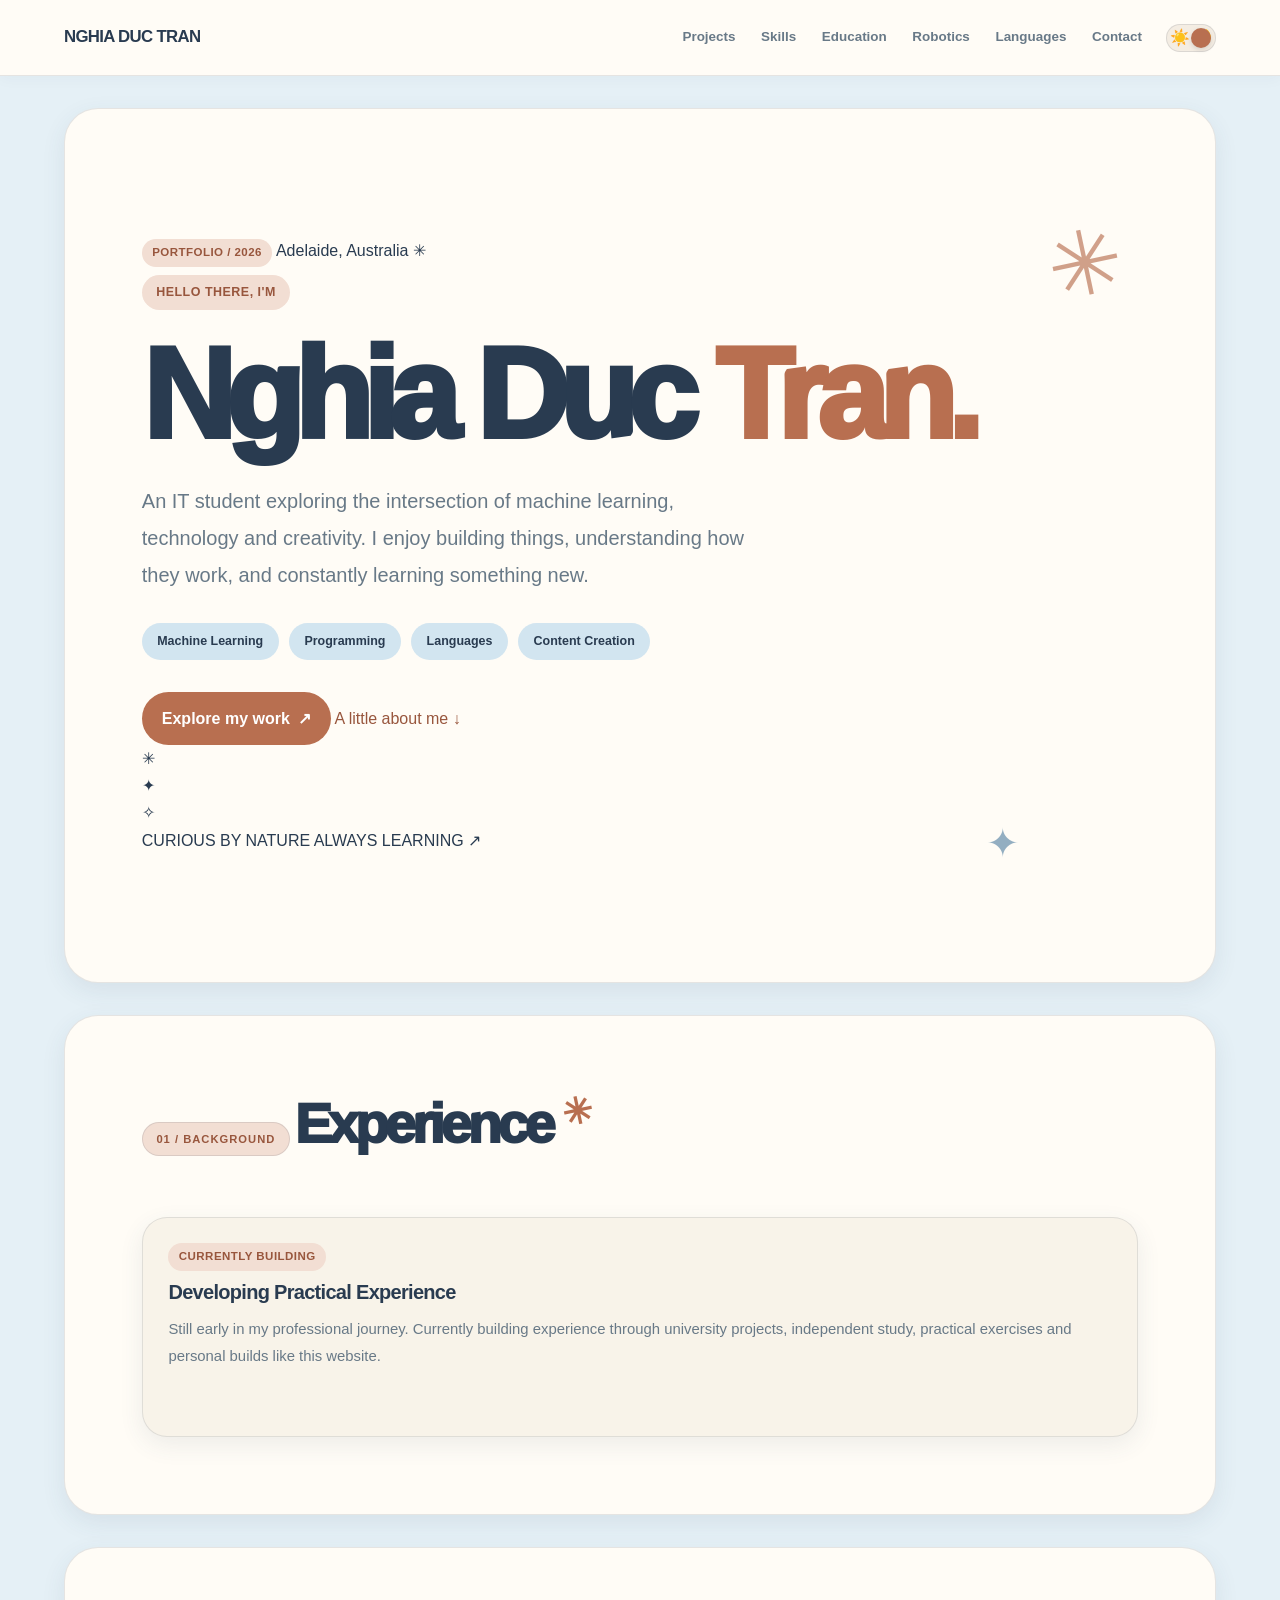
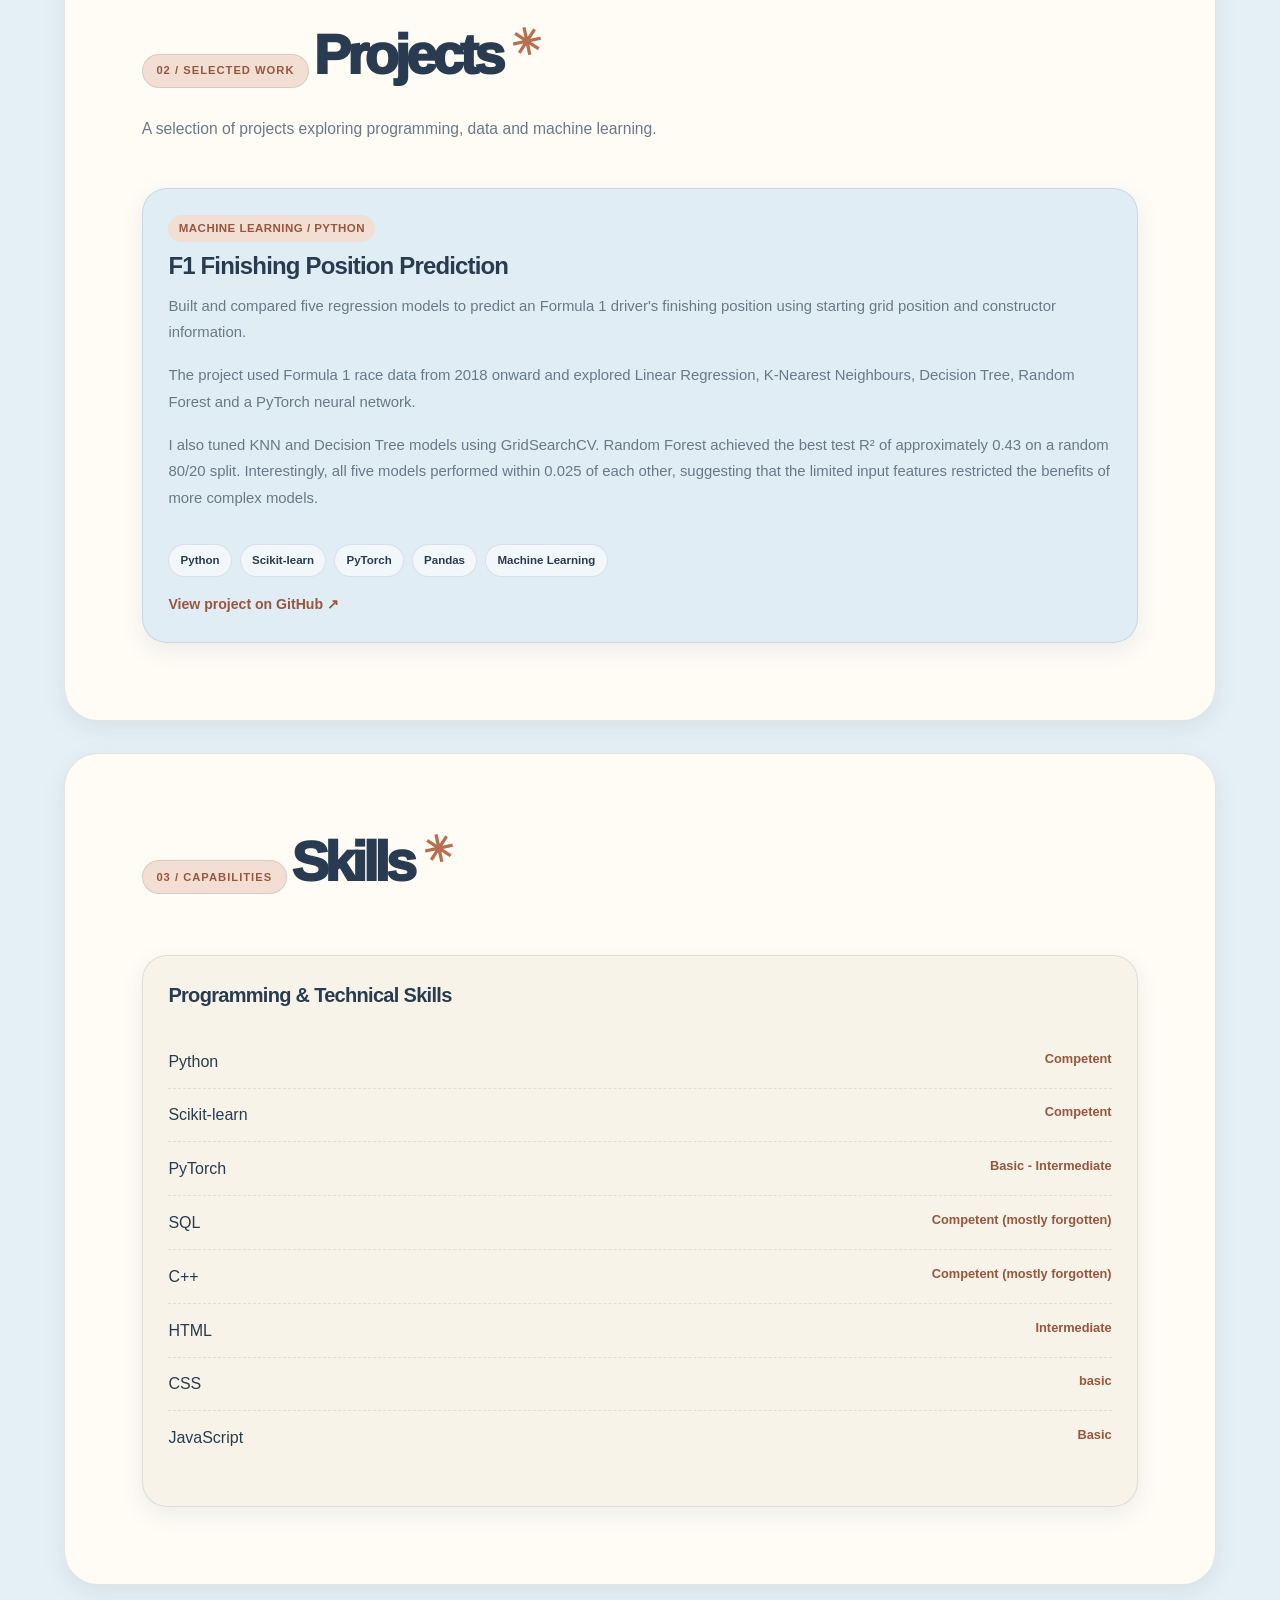
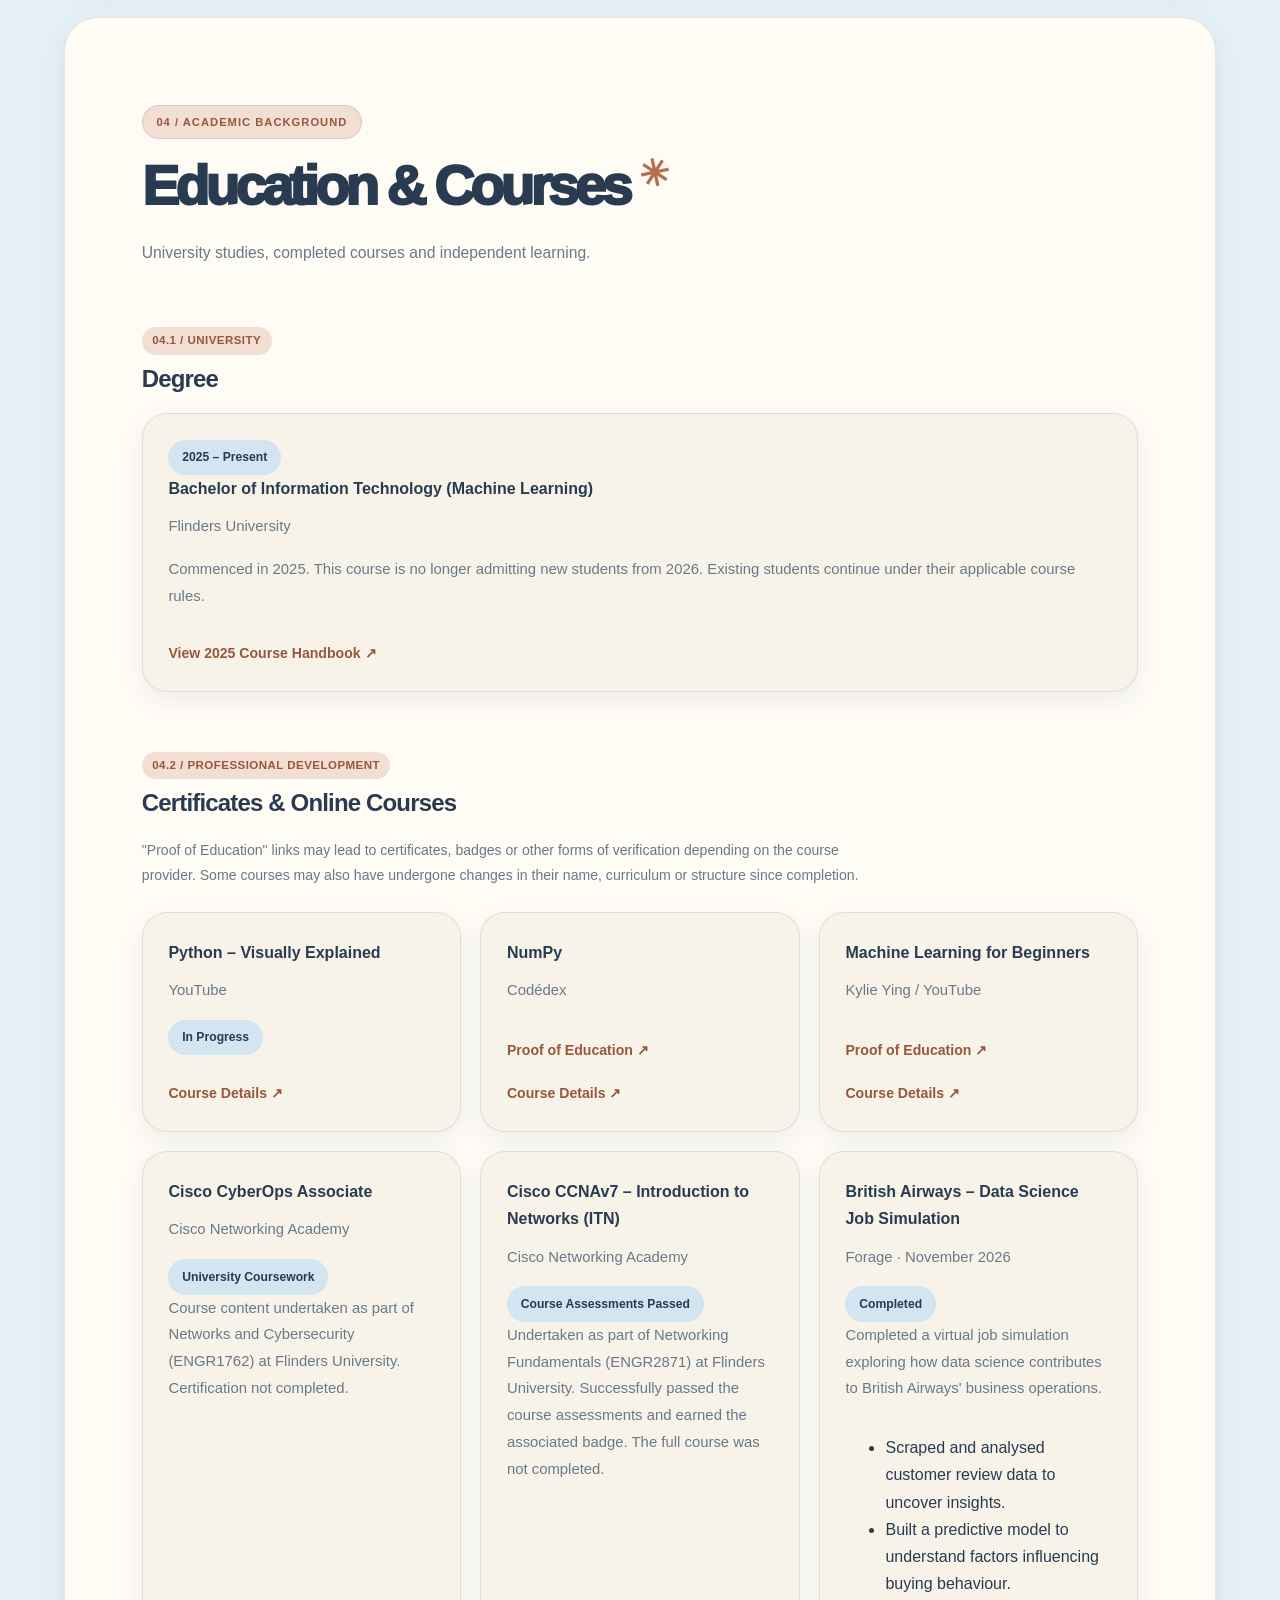
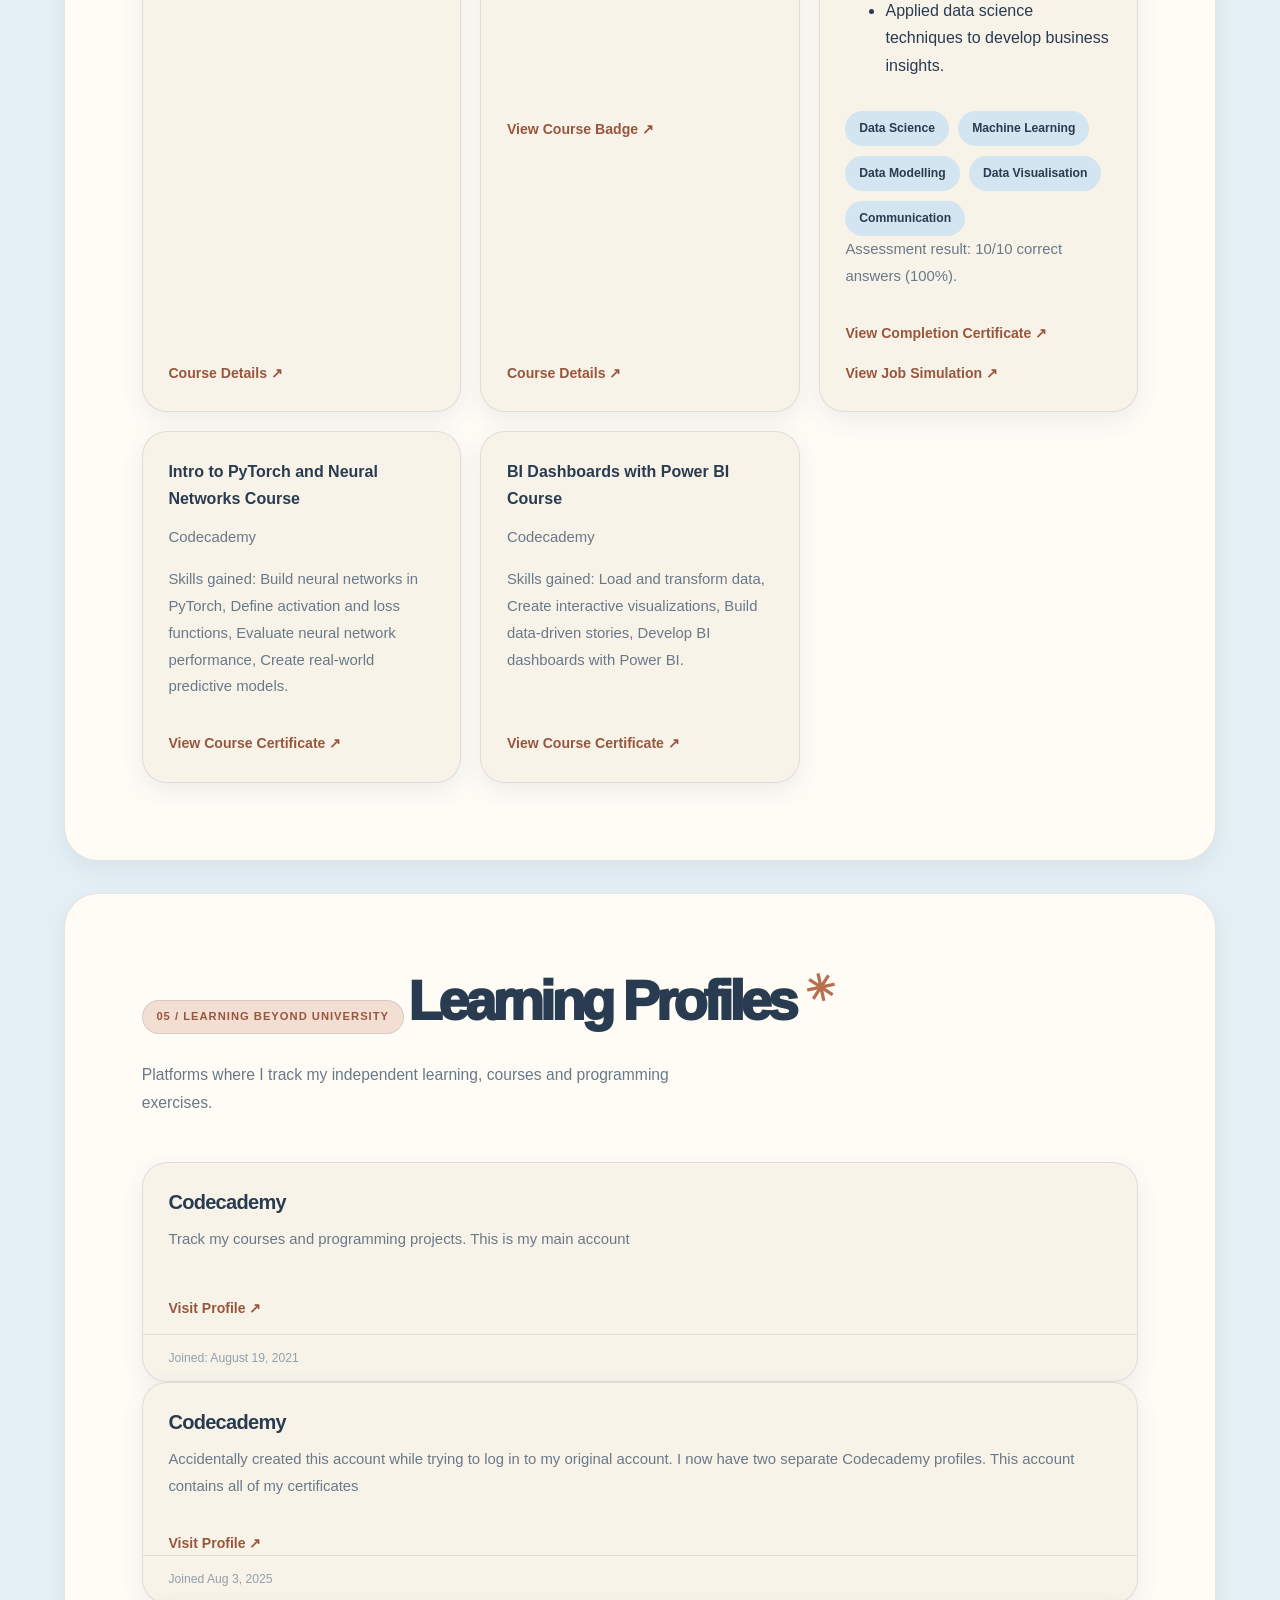
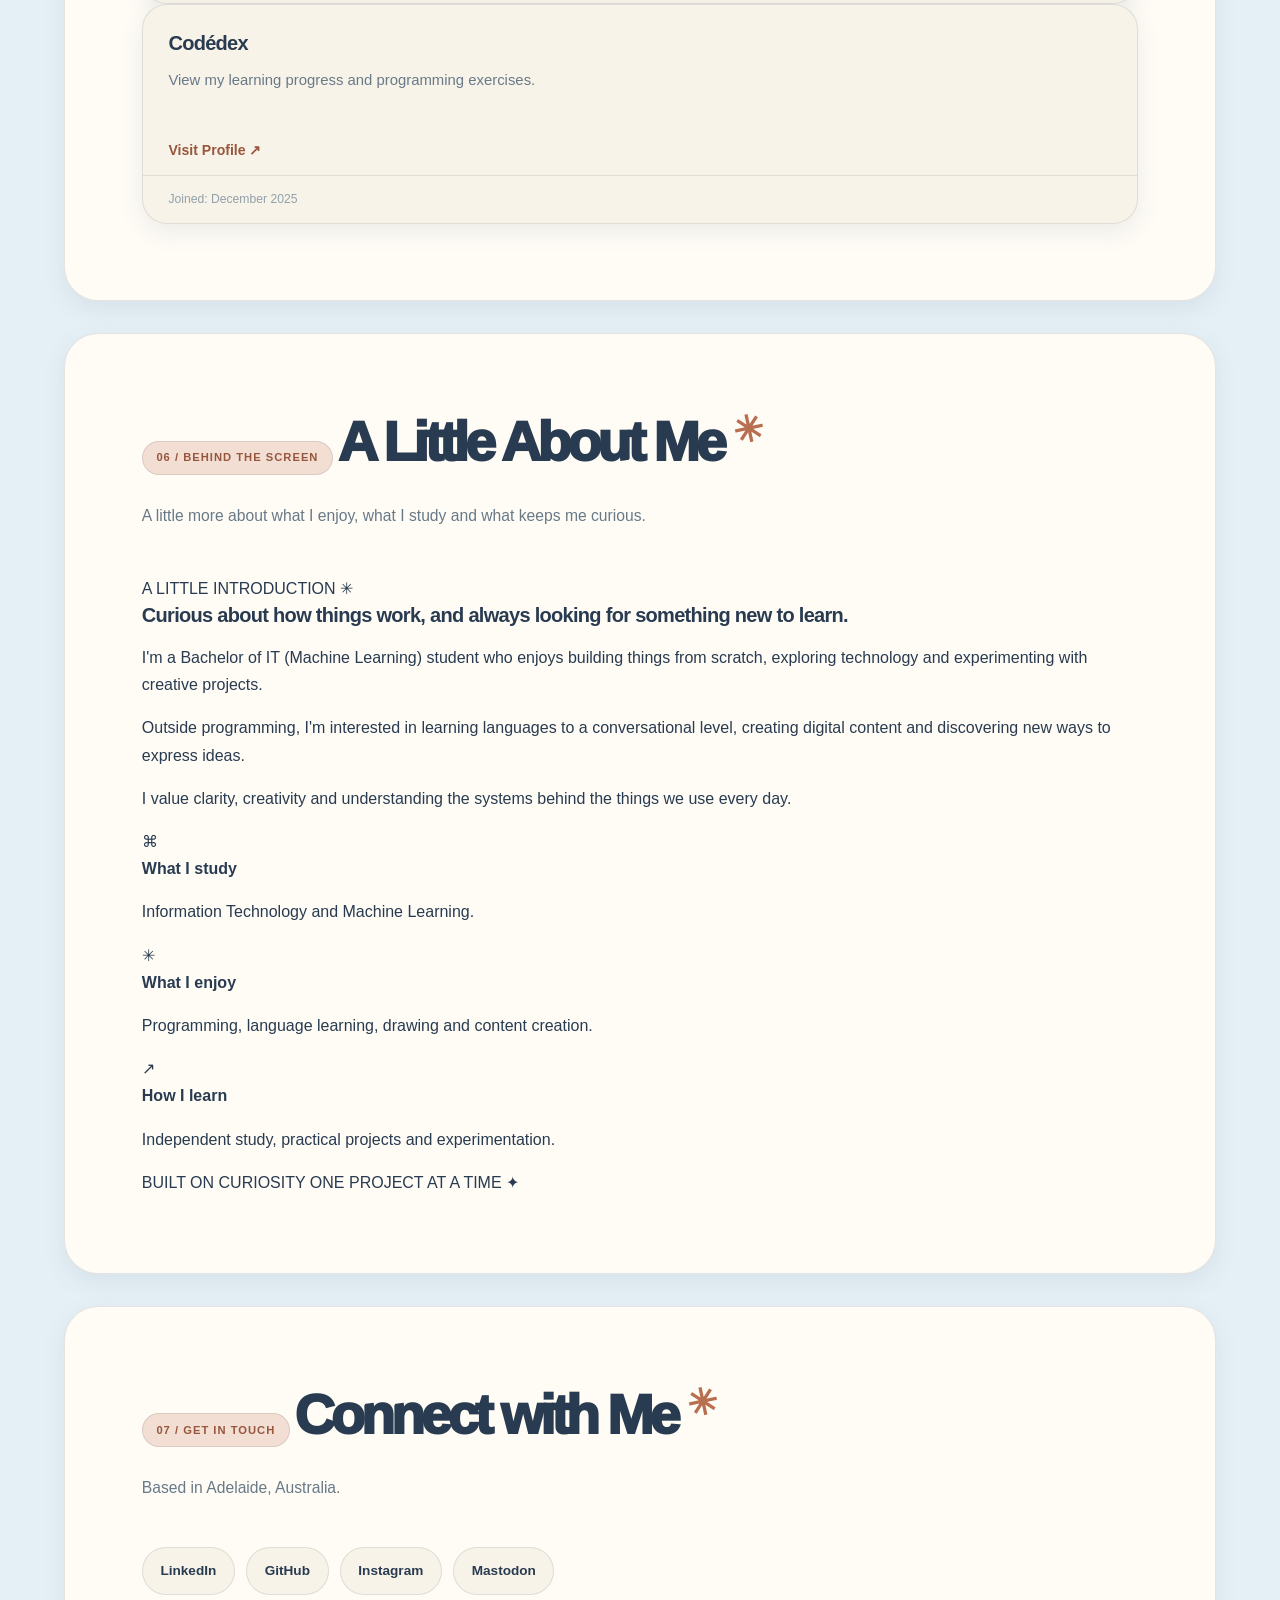
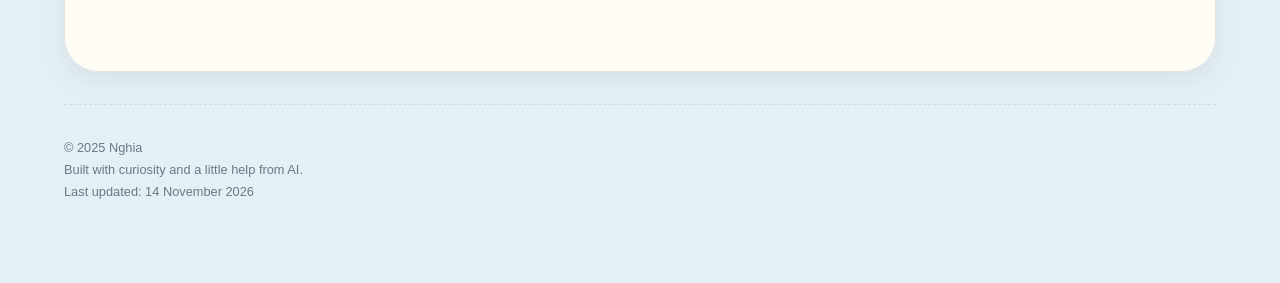
<file: index.html>
<!DOCTYPE html>
<html lang="en">
<head>
  <meta charset="UTF-8">
  <meta name="viewport" content="width=device-width, initial-scale=1.0">

  <meta
    name="google-site-verification"
    content="beDcdknWWQ6SvT6MtRnui1KJXIepXS3HQRD0LUOJaZk"
  >

  <meta name="p:domain_verify" content="96133da54b9b8bb9e428ab851e88ca6e"/>

  <meta
    name="description"
    content="Nghia Duc Tran — IT student specialising in Machine Learning. Explore my projects, technical skills, education and independent learning."
  >

  <title>Nghia Duc Tran – Portfolio</title>

  <!-- Apply theme before the page renders to prevent flashing -->
  <script>
    (function () {
      try {
        const saved = localStorage.getItem('theme');
        const prefersLight = window.matchMedia(
          '(prefers-color-scheme: light)'
        ).matches;

        const isLight = saved
          ? saved === 'light'
          : prefersLight;

        if (isLight) {
          document.documentElement.classList.add('light');
        }
      } catch (error) {
        // Fall back to the default theme.
      }
    })();
  </script>

  <link
    rel="stylesheet"
    href="https://cdnjs.cloudflare.com/ajax/libs/font-awesome/6.5.1/css/all.min.css"
  >

  <link rel="stylesheet" href="style.css">
</head>

<body>

  <!-- Navigation -->
  <nav class="winbar" aria-label="Main navigation">

    <a href="index.html" class="site-brand">
      NGHIA DUC TRAN
    </a>

    <div class="winbar-links">
      <a href="#projects">Projects</a>
      <a href="#skills">Skills</a>
      <a href="#education">Education</a>
      <a href="robotics.html">Robotics</a>
      <a href="languages.html">Languages</a>
      <a href="#contact">Contact</a>
    </div>

    <div class="theme-toggle">
      <input type="checkbox" id="checkbox" class="checkbox">

      <label for="checkbox" class="checkbox-label">
        <span>☀️</span>
        <span>🌙</span>
        <span class="ball"></span>
      </label>
    </div>

  </nav>


  <!-- Hero -->
  <header class="portfolio-hero">

    <div class="hero-topline">
      <span class="label">PORTFOLIO / 2026</span>
      <span class="hero-location">Adelaide, Australia ✳</span>
    </div>

    <div class="hero-copy">

      <p class="hero-eyebrow">HELLO THERE, I'M</p>

      <h1>
        Nghia Duc
        <span class="gradient-text">Tran.</span>
      </h1>

      <p class="lead">
        An IT student exploring the intersection of machine learning,
        technology and creativity. I enjoy building things, understanding
        how they work, and constantly learning something new.
      </p>

    </div>

    <div class="hero-details">
      <span>Machine Learning</span>
      <span>Programming</span>
      <span>Languages</span>
      <span>Content Creation</span>
    </div>

    <div class="hero-actions">

      <a href="#projects" class="hero-link">
        Explore my work <span aria-hidden="true">↗</span>
      </a>

      <a href="#about" class="hero-secondary">
        A little about me <span aria-hidden="true">↓</span>
      </a>

    </div>

    <span class="hero-decoration hero-decoration-one" aria-hidden="true">✳</span>
    <span class="hero-decoration hero-decoration-two" aria-hidden="true">✦</span>
    <span class="hero-decoration hero-decoration-three" aria-hidden="true">✧</span>

    <div class="hero-bottom-note">
      <span>CURIOUS BY NATURE</span>
      <span>ALWAYS LEARNING ↗</span>
    </div>

  </header>


  <!-- Experience -->
  <section id="experience">

    <div class="section-intro">
      <p class="label">01 / Background</p>
      <h2>Experience</h2>
    </div>

    <div class="experience">

      <article class="card">

        <span class="label">Currently Building</span>

        <h3>Developing Practical Experience</h3>

        <p class="small-text">
          Still early in my professional journey. Currently building
          experience through university projects, independent study,
          practical exercises and personal builds like this website.
        </p>

      </article>

    </div>

  </section>


  <!-- Projects -->
  <section id="projects">

    <div class="section-intro">
      <p class="label">02 / Selected Work</p>
      <h2>Projects</h2>

      <p class="small-text">
        A selection of projects exploring programming, data and
        machine learning.
      </p>
    </div>

    <div class="projects">

      <article class="card project-card">

        <span class="label">Machine Learning / Python</span>

        <h3>F1 Finishing Position Prediction</h3>

        <p class="small-text">
          Built and compared five regression models to predict an
          Formula 1 driver's finishing position using starting grid
          position and constructor information.
        </p>

        <p class="small-text">
          The project used Formula 1 race data from 2018 onward and
          explored Linear Regression, K-Nearest Neighbours, Decision
          Tree, Random Forest and a PyTorch neural network.
        </p>

        <p class="small-text">
          I also tuned KNN and Decision Tree models using GridSearchCV.
          Random Forest achieved the best test R² of approximately
          0.43 on a random 80/20 split. Interestingly, all five models
          performed within 0.025 of each other, suggesting that the
          limited input features restricted the benefits of more
          complex models.
        </p>

        <div class="project-tech">
          <span>Python</span>
          <span>Scikit-learn</span>
          <span>PyTorch</span>
          <span>Pandas</span>
          <span>Machine Learning</span>
        </div>

        <a
          class="course"
          href="https://github.com/bleumino/F1-prediction"
          target="_blank"
          rel="noopener noreferrer"
        >
          View project on GitHub ↗
        </a>

      </article>

    </div>

  </section>


  <!-- Skills -->
  <section id="skills">

    <div class="section-intro">
      <p class="label">03 / Capabilities</p>
      <h2>Skills</h2>
    </div>

    <div class="skills">

      <article class="card">

        <h3>Programming & Technical Skills</h3>

        <ul>

          <li>
            <span>Python</span>
            <span class="skill-level">Competent</span>
          </li>

          <li>
            <span>Scikit-learn</span>
            <span class="skill-level">Competent</span>
          </li>

          <li>
            <span>PyTorch </span>
            <span class="skill-level"> Basic - Intermediate</span>
          </li>

          <li>
            <span>SQL</span>
            <span class="skill-level">Competent (mostly forgotten)</span>
          </li>

          <li>
            <span>C++</span>
            <span class="skill-level">Competent (mostly forgotten)</span>
          </li>

          <li>
            <span>HTML</span>
            <span class="skill-level">Intermediate</span>
          </li>

          <li>
            <span>CSS</span>
            <span class="skill-level">basic</span>
          </li>

          <li>
            <span>JavaScript</span>
            <span class="skill-level">Basic</span>
          </li>

        </ul>

      </article>

    </div>

  </section>


  <!-- Education -->
  <section id="education">

    <div class="section-intro">
      <p class="label">04 / Academic Background</p>
      <h2>Education & Courses</h2>

      <p class="small-text">
        University studies, completed courses and independent learning.
      </p>
    </div>


    <!-- Degree -->
    <div class="resource-group">

      <div class="resource-group-heading">
        <p class="label">04.1 / University</p>
        <h3>Degree</h3>
      </div>

      <div class="education">

        <article class="card">

          <span class="tag">2025 – Present</span>

          <h4>Bachelor of Information Technology (Machine Learning)</h4>

          <p class="resource-author">Flinders University</p>

          <p class="small-text">
            Commenced in 2025. This course is no longer admitting new
            students from 2026. Existing students continue under their
            applicable course rules.
          </p>

          <a
            href="https://handbook.flinders.edu.au/courses/2025/bitmlfp?year=2025"
            target="_blank"
            rel="noopener noreferrer"
          >
            View 2025 Course Handbook ↗
          </a>

        </article>

      </div>

    </div>


    <!-- Certificates and Online Courses -->
    
    <!-- Certificates and Online Courses -->
    <div class="resource-group">

      <div class="resource-group-heading">
        <p class="label">04.2 / Professional Development</p>
        <h3>Certificates & Online Courses</h3>
      </div>

      <p class="small-text course-note">
        "Proof of Education" links may lead to certificates, badges
        or other forms of verification depending on the course provider.
        Some courses may also have undergone changes in their name,
        curriculum or structure since completion.
      </p>

      <div class="education">

        <!-- Python -->
        <article class="card">

          <h4>Python – Visually Explained</h4>

          <p class="resource-author">YouTube</p>

          <span class="tag">In Progress</span>

          <a class="course"
             href="https://www.youtube.com/playlist?list=PL8HmoRTjTSlEgS2GsFaDr9zDLC1xD9FZf"
             target="_blank"
             rel="noopener noreferrer">
            Course Details ↗
          </a>

        </article>


        <!-- NumPy -->
        <article class="card">

          <h4>NumPy</h4>

          <p class="resource-author">Codédex</p>

          <a href="assets/badge1.png"
             target="_blank"
             rel="noopener noreferrer">
            Proof of Education ↗
          </a>

          <a class="course"
             href="https://www.codedex.io/numpy"
             target="_blank"
             rel="noopener noreferrer">
            Course Details ↗
          </a>

        </article>


        <!-- Machine Learning -->
        <article class="card">

          <h4>Machine Learning for Beginners</h4>

          <p class="resource-author">Kylie Ying / YouTube</p>

          <a href="assets/badge2.png"
             target="_blank"
             rel="noopener noreferrer">
            Proof of Education ↗
          </a>

          <a class="course"
             href="https://www.youtube.com/playlist?list=PLkWv3oO4kHnu095L52vLCVK8YN33yRrd_"
             target="_blank"
             rel="noopener noreferrer">
            Course Details ↗
          </a>

        </article>


        <!-- Cisco CyberOps -->
        <article class="card">

          <h4>Cisco CyberOps Associate</h4>

          <p class="resource-author">Cisco Networking Academy</p>

          <span class="tag">University Coursework</span>

          <p class="small-text">
            Course content undertaken as part of Networks and
            Cybersecurity (ENGR1762) at Flinders University.
            Certification not completed.
          </p>

          <a class="course"
             href="https://www.netacad.com/courses/cyberops-associate"
             target="_blank"
             rel="noopener noreferrer">
            Course Details ↗
          </a>

        </article>


        <!-- Cisco CCNA -->
        <article class="card">

          <h4>Cisco CCNAv7 – Introduction to Networks (ITN)</h4>

          <p class="resource-author">Cisco Networking Academy</p>

          <span class="tag">Course Assessments Passed</span>

          <p class="small-text">
            Undertaken as part of Networking Fundamentals (ENGR2871)
            at Flinders University. Successfully passed the course
            assessments and earned the associated badge. The full
            course was not completed.
          </p>

          <a href="https://www.credly.com/badges/1a9b03b7-793a-47c1-871f-8df4a0c732be/linked_in_profile"
             target="_blank"
             rel="noopener noreferrer">
            View Course Badge ↗
          </a>

          <a class="course"
             href="https://www.netacad.com/courses/ccna-introduction-networks?courseLang=en-US&instance_id=786aa06c-a802-4401-9186-d53b8d97d6f0"
             target="_blank"
             rel="noopener noreferrer">
            Course Details ↗
          </a>

        </article>


        <!-- British Airways -->
        <article class="card">

          <h4>British Airways – Data Science Job Simulation</h4>

          <p class="resource-author">Forage · November 2026</p>

          <span class="tag">Completed</span>

          <p class="small-text">
            Completed a virtual job simulation exploring how data
            science contributes to British Airways' business operations.
          </p>

          <ul>
            <li>Scraped and analysed customer review data to uncover insights.</li>
            <li>Built a predictive model to understand factors influencing buying behaviour.</li>
            <li>Applied data science techniques to develop business insights.</li>
          </ul>

          <div class="topic-list">
            <span>Data Science</span>
            <span>Machine Learning</span>
            <span>Data Modelling</span>
            <span>Data Visualisation</span>
            <span>Communication</span>
          </div>

          <p class="small-text">
            Assessment result: 10/10 correct answers (100%).
          </p>

          <a href="https://www.theforage.com/completion-certificates/tMjbs76F526fF5v3G/NjynCWzGSaWXQCxSX_tMjbs76F526fF5v3G_DAM8tBJ9BECqYno7R_1793699133323_completion_certificate.pdf"
             target="_blank"
             rel="noopener noreferrer">
            View Completion Certificate ↗
          </a>

          <a href="https://www.theforage.com/simulations/british-airways/data-science-yqoz"
             target="_blank"
             rel="noopener noreferrer">
            View Job Simulation ↗
          </a>

        </article>


        <!-- PyTorch -->
        <article class="card">

          <h4>Intro to PyTorch and Neural Networks Course</h4>

          <p class="resource-author">Codecademy</p>

          <p class="small-text">
            Skills gained: Build neural networks in PyTorch, Define
            activation and loss functions, Evaluate neural network
            performance, Create real-world predictive models.
          </p>

          <a href="https://www.codecademy.com/profiles/bleumino/certificates/6ae1628539a94211a0023482d755ec7d"
             target="_blank"
             rel="noopener noreferrer">
            View Course Certificate ↗
          </a>

        </article>


        <!-- Power BI -->
        <article class="card">

          <h4>BI Dashboards with Power BI Course</h4>

          <p class="resource-author">Codecademy</p>

          <p class="small-text">
            Skills gained: Load and transform data, Create interactive
            visualizations, Build data-driven stories, Develop BI
            dashboards with Power BI.
          </p>

          <a href="https://www.codecademy.com/profiles/bleumino/certificates/1cb76ac48943853ca32c394afeb491c9"
             target="_blank"
             rel="noopener noreferrer">
            View Course Certificate ↗
          </a>

        </article>

      </div>

    </div>
</section>

  <!-- Learning Profiles -->
  <section id="learning-profiles">

    <div class="section-intro">
      <p class="label">05 / Learning Beyond University</p>
      <h2>Learning Profiles</h2>

      <p class="small-text">
        Platforms where I track my independent learning,
        courses and programming exercises.
      </p>
    </div>

    <div class="education">

      <article class="card">

        <h3>Codecademy</h3>

        <p class="small-text">
          Track my courses and programming projects. This is my main account 
        </p>

        <a
          href="https://www.codecademy.com/profiles/nghiaductran"
          target="_blank"
          rel="noopener noreferrer"
        >
          Visit Profile ↗
        </a>

        <div class="date-joined-overlay">
           Joined: August 19, 2021
        </div>

      </article>

         <article class="card">

        <h3>Codecademy</h3>

        <p class="small-text">
        Accidentally created this account while trying to log in to
        my original account. I now have two separate Codecademy profiles.
        This account contains all of my certificates
      </p>

        <a
          href="https://www.codecademy.com/profiles/bleumino"
          target="_blank"
          rel="noopener noreferrer"
        >
          Visit Profile ↗
        </a>

        <div class="date-joined-overlay">
          Joined Aug 3, 2025
        </div>

      </article>


      <article class="card">

        <h3>Codédex</h3>

        <p class="small-text">
          View my learning progress and programming exercises.
        </p>

        <a
          href="https://www.codedex.io/@Bleumino"
          target="_blank"
          rel="noopener noreferrer"
        >
          Visit Profile ↗
        </a>

        <div class="date-joined-overlay">
          Joined: December 2025
        </div>

      </article>

    </div>

  </section>


  <!-- About -->
  <section id="about">

    <div class="section-intro">
      <p class="label">06 / BEHIND THE SCREEN</p>
      <h2>A Little About Me</h2>

      <p class="small-text">
        A little more about what I enjoy, what I study and what keeps me curious.
      </p>
    </div>

    <div class="about-layout">

      <div class="about-main">

        <span class="about-greeting">A LITTLE INTRODUCTION ✳</span>

        <h3>
          Curious about how things work,
          <span>and always looking for something new to learn.</span>
        </h3>

        <p>
          I'm a Bachelor of IT (Machine Learning) student who enjoys
          building things from scratch, exploring technology and
          experimenting with creative projects.
        </p>

        <p>
          Outside programming, I'm interested in learning languages
          to a conversational level, creating digital content and
          discovering new ways to express ideas.
        </p>

        <p>
          I value clarity, creativity and understanding the systems
          behind the things we use every day.
        </p>

      </div>


      <div class="about-notes">

        <article class="about-note">

          <span class="about-note-icon">⌘</span>

          <div>
            <h4>What I study</h4>
            <p>Information Technology and Machine Learning.</p>
          </div>

        </article>


        <article class="about-note">

          <span class="about-note-icon">✳</span>

          <div>
            <h4>What I enjoy</h4>
            <p>Programming, language learning, drawing and content creation.</p>
          </div>

        </article>


        <article class="about-note">

          <span class="about-note-icon">↗</span>

          <div>
            <h4>How I learn</h4>
            <p>Independent study, practical projects and experimentation.</p>
          </div>

        </article>

      </div>

    </div>


    <div class="about-footer">
      <span>BUILT ON CURIOSITY</span>
      <span>ONE PROJECT AT A TIME ✦</span>
    </div>

  </section>


  <!-- Contact -->
  <section id="contact">

    <div class="section-intro">
      <p class="label">07 / Get in Touch</p>
      <h2>Connect with Me</h2>

      <p class="small-text">
        Based in Adelaide, Australia.
      </p>
    </div>

    <div class="socials">

      <a
        href="https://www.linkedin.com/in/nghia-tran-b59615331/"
        target="_blank"
        rel="noopener noreferrer"
      >
        LinkedIn
      </a>

      <a
        href="https://github.com/bleumino"
        target="_blank"
        rel="noopener noreferrer"
      >
        GitHub
      </a>

      <a
        href="https://www.instagram.com/bleumino1/"
        target="_blank"
        rel="noopener noreferrer"
      >
        Instagram
      </a>

      <a
        href="https://mastodon.social/@bleumino1"
        target="_blank"
        rel="me noopener noreferrer"
      >
        Mastodon
      </a>

    </div>

  </section>


  <!-- Footer -->
  <footer>
    <p>© 2025 Nghia</p>
    <p>Built with curiosity and a little help from AI.</p>
    <p>Last updated: 14 November 2026</p>
  </footer>

  <!-- Scripts -->
  <script src="script.js"></script>

</body>
</html>
</file>
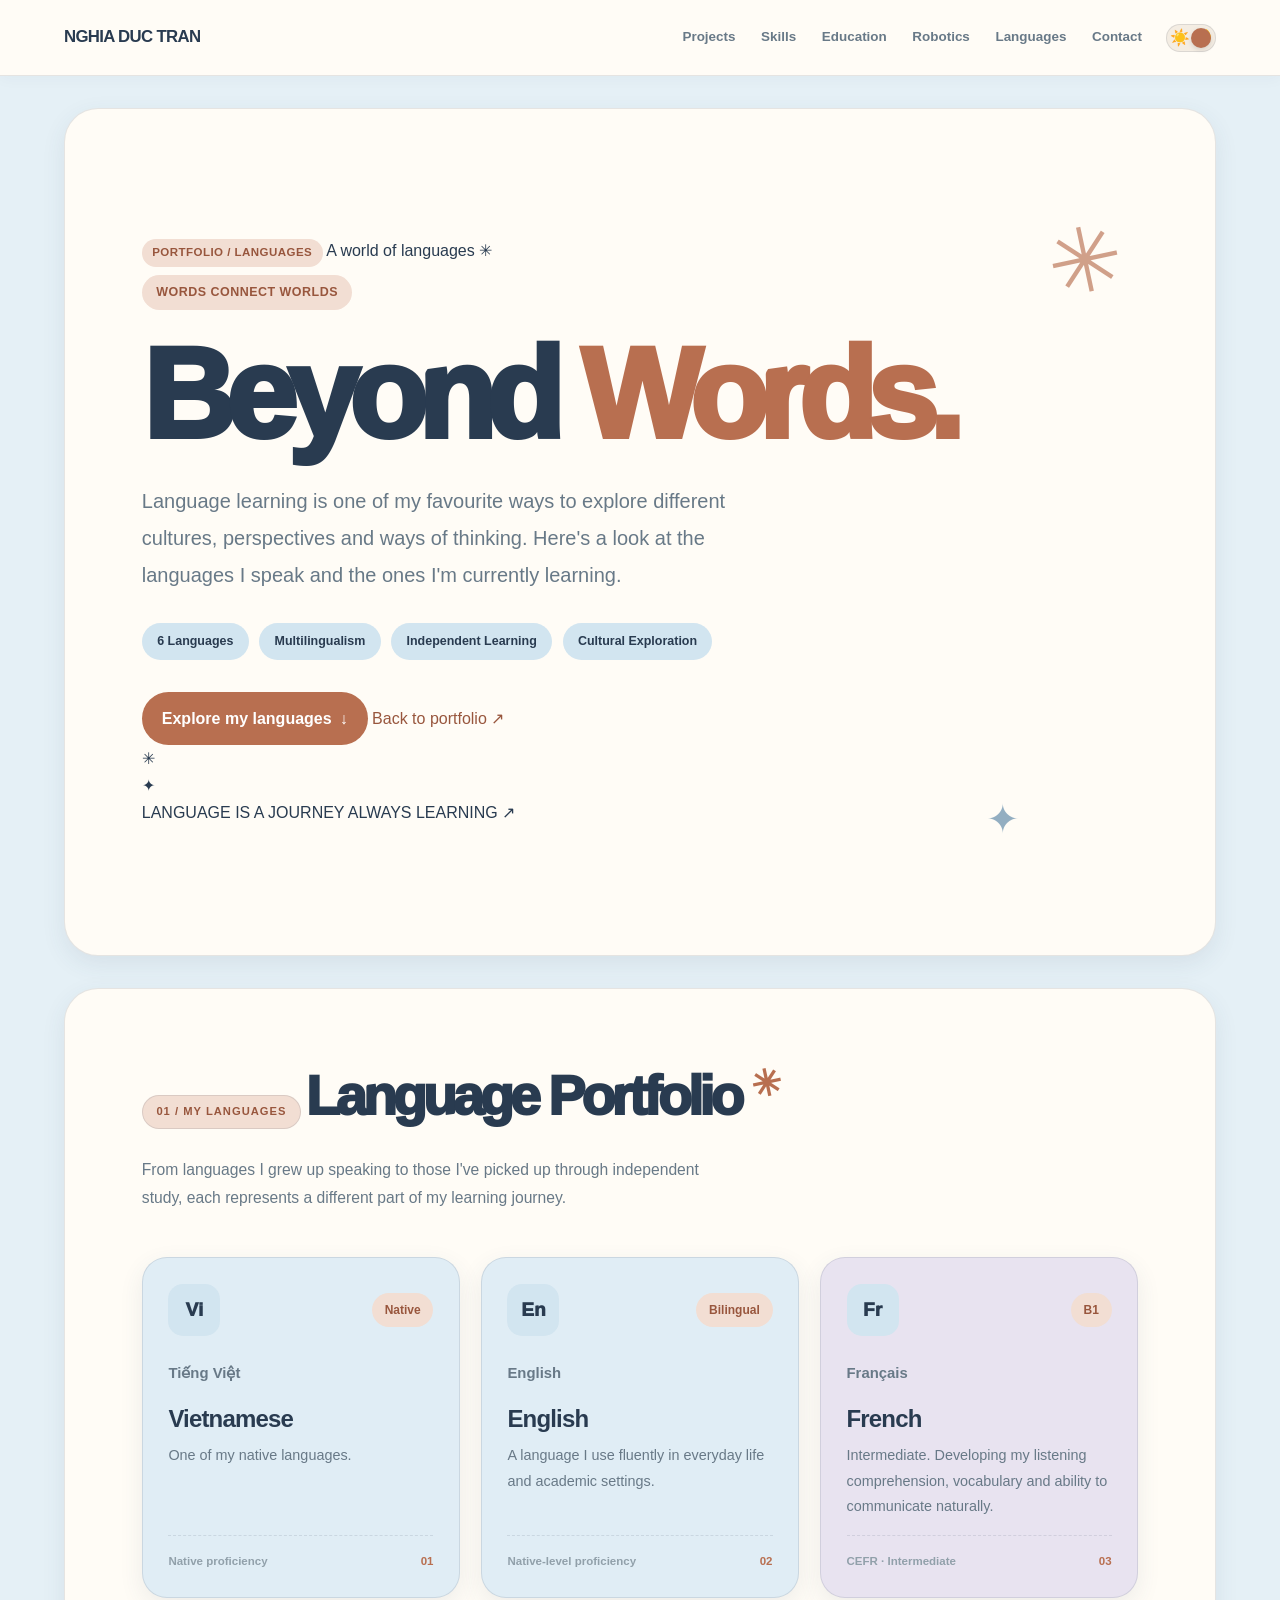
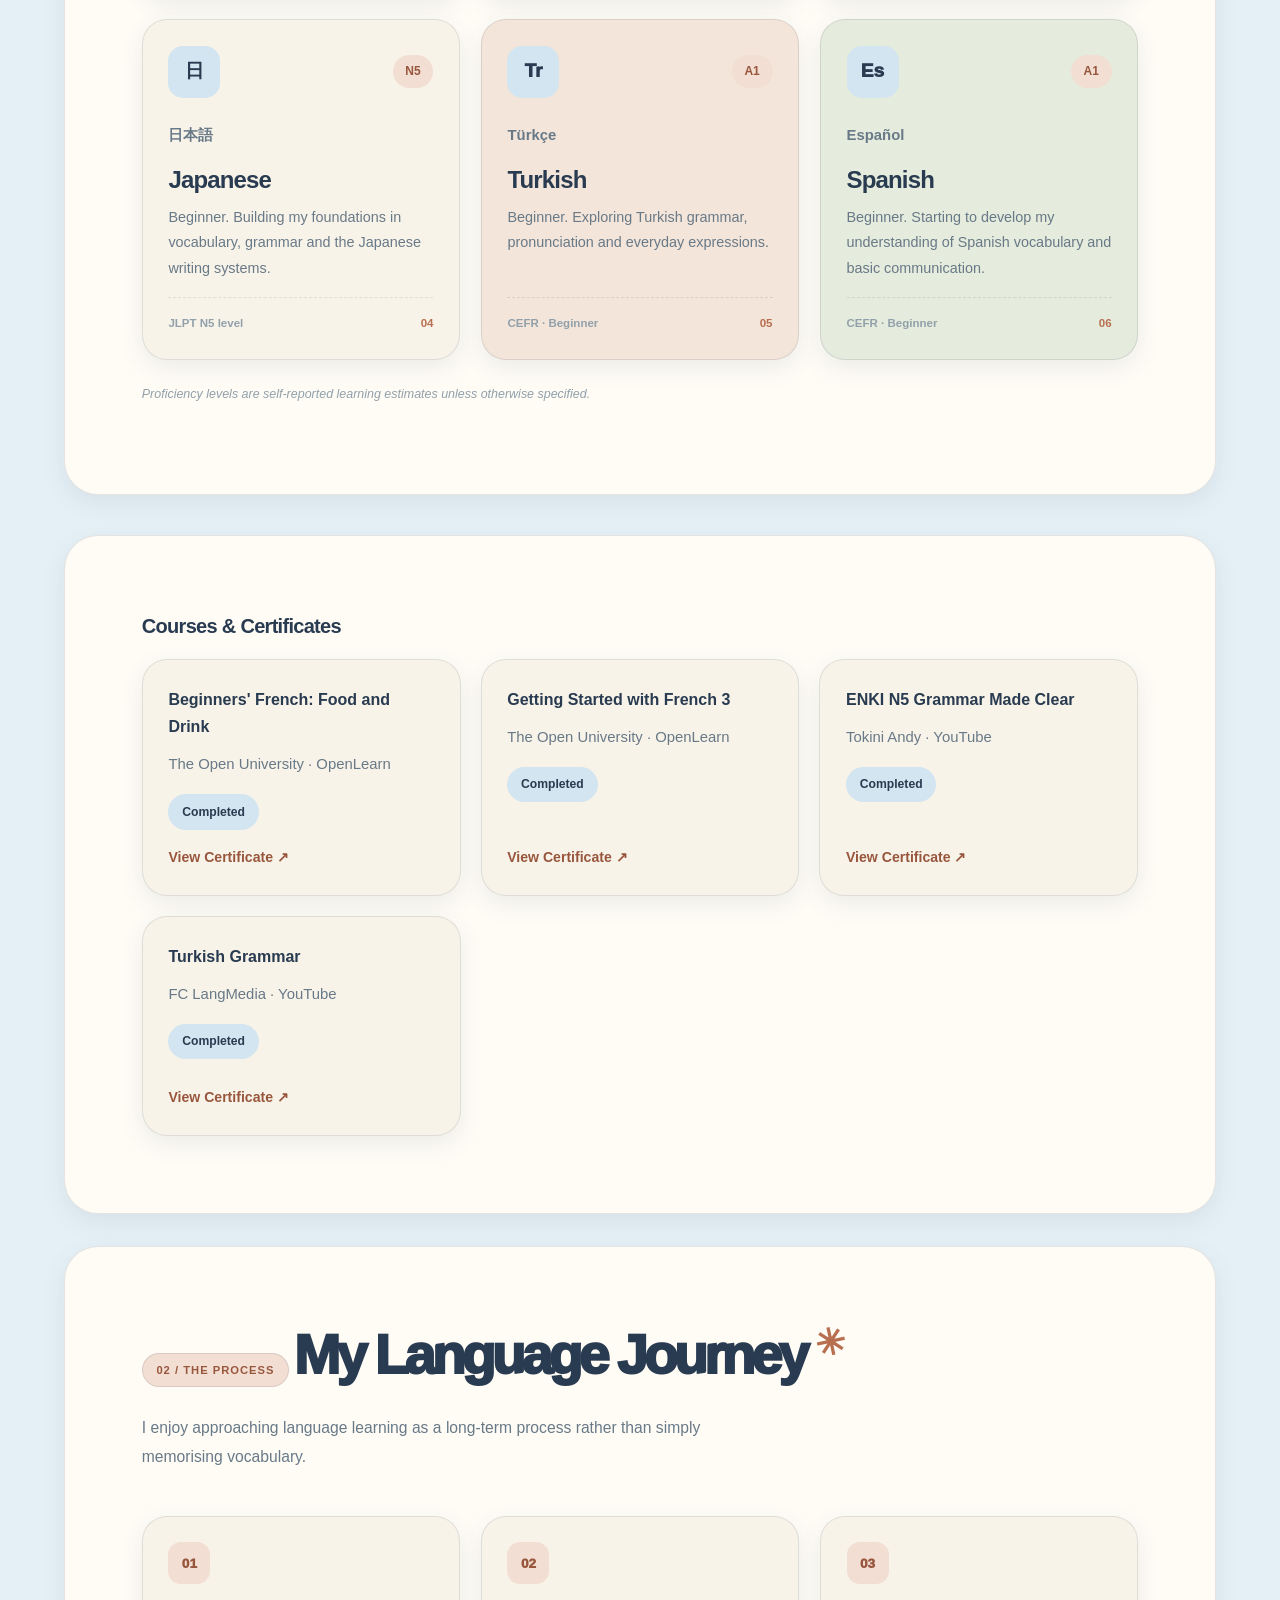
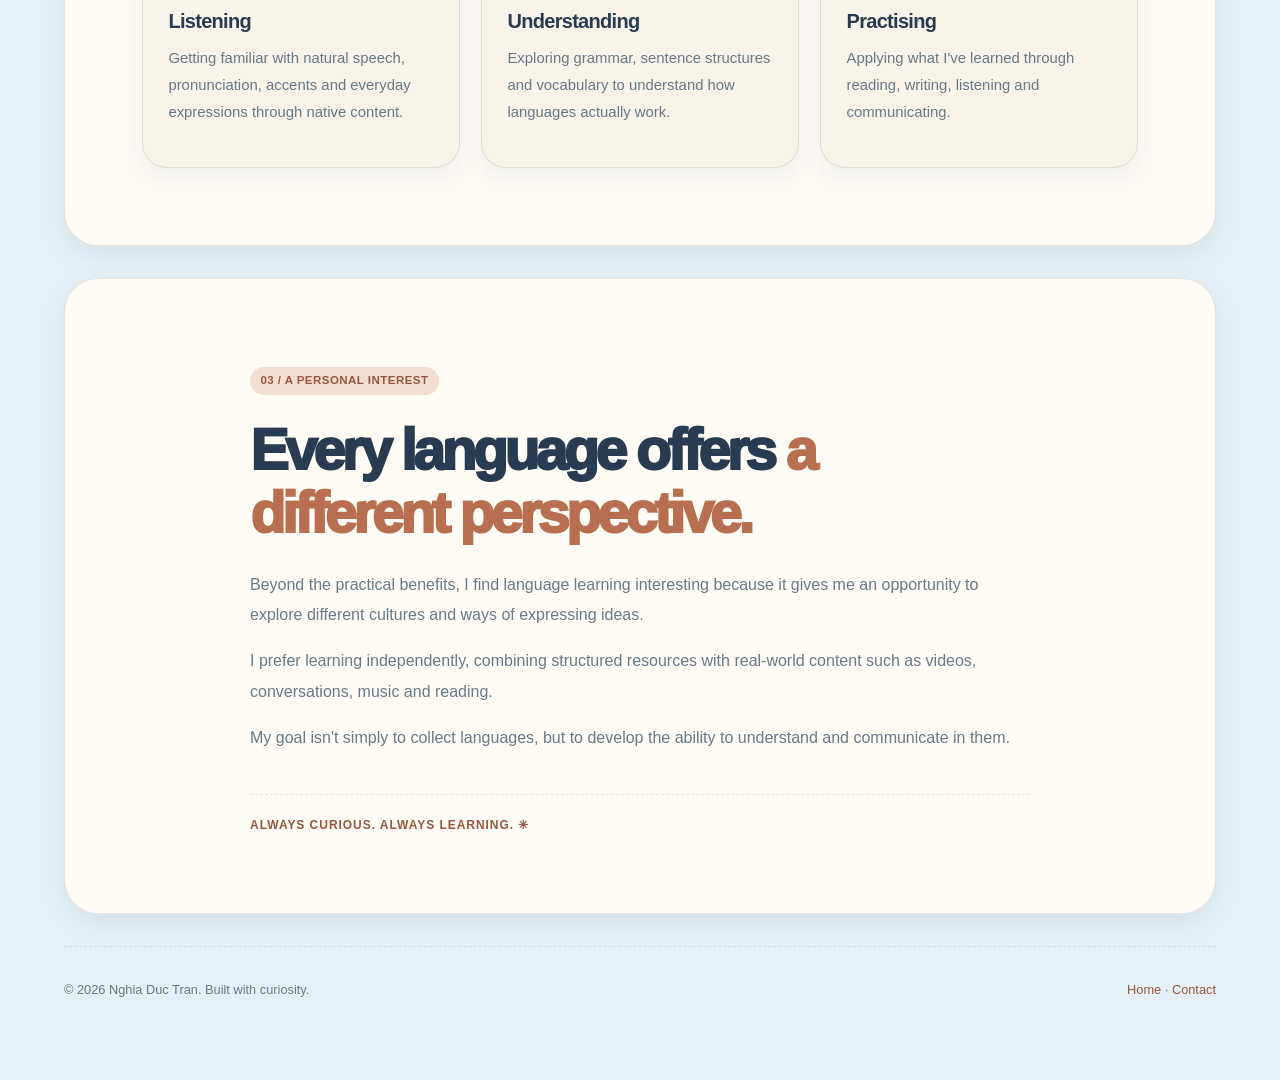
<file: languages.html>
<!DOCTYPE html>
<html lang="en">
<head>
  <meta charset="UTF-8">
  <meta name="viewport" content="width=device-width, initial-scale=1.0">

  <meta
    name="description"
    content="Explore Nghia Duc Tran's language-learning journey, including Vietnamese, English, French, Japanese, Turkish and Spanish."
  >

  <title>Languages – Nghia Duc Tran</title>

  <!-- Apply saved theme before rendering -->
  <script>
    (function () {
      try {
        const saved = localStorage.getItem('theme');
        const prefersLight = window.matchMedia(
          '(prefers-color-scheme: light)'
        ).matches;

        const isLight = saved
          ? saved === 'light'
          : prefersLight;

        if (isLight) {
          document.documentElement.classList.add('light');
        }
      } catch (error) {
        // Use default theme.
      }
    })();
  </script>

  <link
    rel="stylesheet"
    href="https://cdnjs.cloudflare.com/ajax/libs/font-awesome/6.5.1/css/all.min.css"
  >

  <link rel="stylesheet" href="style.css">
</head>

<body>

  <!-- Navigation -->
  <nav class="winbar" aria-label="Main navigation">

    <a href="index.html" class="site-brand">
      NGHIA DUC TRAN
    </a>

    <div class="winbar-links">
      <a href="index.html#projects">Projects</a>
      <a href="index.html#skills">Skills</a>
      <a href="index.html#education">Education</a>
      <a href="robotics.html">Robotics</a>
      <a href="languages.html" aria-current="page">Languages</a>
      <a href="index.html#contact">Contact</a>
    </div>

    <div class="theme-toggle">
      <input type="checkbox" id="checkbox" class="checkbox">

      <label for="checkbox" class="checkbox-label">
        <span>☀️</span>
        <span>🌙</span>
        <span class="ball"></span>
      </label>
    </div>

  </nav>


  <!-- Hero -->
  <header class="portfolio-hero language-hero">

    <div class="hero-topline">
      <span class="label">PORTFOLIO / LANGUAGES</span>
      <span class="hero-location">A world of languages ✳</span>
    </div>

    <div class="hero-copy">

      <p class="hero-eyebrow">WORDS CONNECT WORLDS</p>

      <h1>
        Beyond
        <span class="gradient-text">Words.</span>
      </h1>

      <p class="lead">
        Language learning is one of my favourite ways to explore
        different cultures, perspectives and ways of thinking.
        Here's a look at the languages I speak and the ones
        I'm currently learning.
      </p>

    </div>

    <div class="hero-details">
      <span>6 Languages</span>
      <span>Multilingualism</span>
      <span>Independent Learning</span>
      <span>Cultural Exploration</span>
    </div>

    <div class="hero-actions">
      <a href="#languages" class="hero-link">
        Explore my languages <span aria-hidden="true">↓</span>
      </a>

      <a href="index.html" class="hero-secondary">
        Back to portfolio ↗
      </a>
    </div>

    <span class="hero-decoration hero-decoration-one"
      aria-hidden="true">✳</span>
    <span class="hero-decoration hero-decoration-two"
      aria-hidden="true">✦</span>

    <div class="hero-bottom-note">
      <span>LANGUAGE IS A JOURNEY</span>
      <span>ALWAYS LEARNING ↗</span>
    </div>

  </header>


  <!-- Language Overview -->
  <section id="languages">

    <div class="section-intro">
      <p class="label">01 / My Languages</p>
      <h2>Language Portfolio</h2>

      <p class="small-text">
        From languages I grew up speaking to those I've picked up
        through independent study, each represents a different
        part of my learning journey.
      </p>
    </div>

    <div class="language-grid">

      <!-- Vietnamese -->
      <article class="card language-card native-language">

        <div class="language-card-top">
          <span class="language-symbol">Vi</span>
          <span class="language-status">Native</span>
        </div>

        <p class="language-native-name">Tiếng Việt</p>

        <h3>Vietnamese</h3>

        <p>
          One of my native languages.
        </p>

        <div class="language-meta">
          <span>Native proficiency</span>
          <span>01</span>
        </div>

      </article>


      <!-- English -->
      <article class="card language-card native-language">

        <div class="language-card-top">
          <span class="language-symbol">En</span>
          <span class="language-status">Bilingual</span>
        </div>

        <p class="language-native-name">English</p>

        <h3>English</h3>

        <p>
          A language I use fluently in everyday life and academic settings.
        </p>

        <div class="language-meta">
          <span>Native-level proficiency</span>
          <span>02</span>
        </div>

      </article>


      <!-- French -->
      <article class="card language-card learning-language">

        <div class="language-card-top">
          <span class="language-symbol">Fr</span>
          <span class="language-status">B1</span>
        </div>

        <p class="language-native-name">Français</p>

        <h3>French</h3>

        <p>
          Intermediate. Developing my listening comprehension,
          vocabulary and ability to communicate naturally.
        </p>

        <div class="language-meta">
          <span>CEFR · Intermediate</span>
          <span>03</span>
        </div>

      </article>


      <!-- Japanese -->
      <article class="card language-card learning-language">

        <div class="language-card-top">
          <span class="language-symbol">日</span>
          <span class="language-status">N5</span>
        </div>

        <p class="language-native-name">日本語</p>

        <h3>Japanese</h3>

        <p>
          Beginner. Building my foundations in vocabulary,
          grammar and the Japanese writing systems.
        </p>

        <div class="language-meta">
          <span>JLPT N5 level</span>
          <span>04</span>
        </div>

      </article>


      <!-- Turkish -->
      <article class="card language-card learning-language">

        <div class="language-card-top">
          <span class="language-symbol">Tr</span>
          <span class="language-status">A1</span>
        </div>

        <p class="language-native-name">Türkçe</p>

        <h3>Turkish</h3>

        <p>
          Beginner. Exploring Turkish grammar, pronunciation
          and everyday expressions.
        </p>

        <div class="language-meta">
          <span>CEFR · Beginner</span>
          <span>05</span>
        </div>

      </article>


      <!-- Spanish -->
      <article class="card language-card learning-language">

        <div class="language-card-top">
          <span class="language-symbol">Es</span>
          <span class="language-status">A1</span>
        </div>

        <p class="language-native-name">Español</p>

        <h3>Spanish</h3>

        <p>
          Beginner. Starting to develop my understanding
          of Spanish vocabulary and basic communication.
        </p>

        <div class="language-meta">
          <span>CEFR · Beginner</span>
          <span>06</span>
        </div>

      </article>

    </div>

    <p class="language-disclaimer">
      Proficiency levels are self-reported learning estimates
      unless otherwise specified.
    </p>

  </section>



<section class="language-courses">
    <h3>Courses & Certificates</h3>

    <div class="courses-grid">

        <article class="card">
            <h4>Beginners' French: Food and Drink</h4>
            <p class="resource-author">The Open University · OpenLearn</p>
            <span class="tag">Completed</span>
            <a class="course"
               href="https://www.open.edu/openlearn/blocks/ocwstatement/statement.php?id=961&user=3491362&f=1"
               target="_blank" rel="noopener noreferrer">
                View Certificate ↗
            </a>
        </article>

        <article class="card">
            <h4>Getting Started with French 3</h4>
            <p class="resource-author">The Open University · OpenLearn</p>
            <span class="tag">Completed</span>
            <a class="course"
               href="https://www.open.edu/openlearn/blocks/ocwstatement/statement.php?id=6483&user=3491362&f=1"
               target="_blank" rel="noopener noreferrer">
                View Certificate ↗
            </a>
        </article>

        <article class="card">
            <h4>ENKI N5 Grammar Made Clear</h4>
            <p class="resource-author">Tokini Andy · YouTube</p>
            <span class="tag">Completed</span>
            <a class="course" href="assets/japanese.jpg" target="_blank">
                View Certificate ↗
            </a>
        </article>

        <article class="card">
            <h4>Turkish Grammar</h4>
            <p class="resource-author">FC LangMedia · YouTube</p>
            <span class="tag">Completed</span>
            <a class="course" href="assets/turkish.jpg" target="_blank">
                View Certificate ↗
            </a>
        </article>

    </div>
</section>

  <!-- Learning Journey -->
  <section id="journey">

    <div class="section-intro">
      <p class="label">02 / The Process</p>
      <h2>My Language Journey</h2>

      <p class="small-text">
        I enjoy approaching language learning as a long-term
        process rather than simply memorising vocabulary.
      </p>
    </div>

    <div class="journey-grid">

      <article class="card journey-card">

        <span class="journey-icon">01</span>

        <h3>Listening</h3>

        <p>
          Getting familiar with natural speech, pronunciation,
          accents and everyday expressions through native content.
        </p>

      </article>


      <article class="card journey-card">

        <span class="journey-icon">02</span>

        <h3>Understanding</h3>

        <p>
          Exploring grammar, sentence structures and vocabulary
          to understand how languages actually work.
        </p>

      </article>


      <article class="card journey-card">

        <span class="journey-icon">03</span>

        <h3>Practising</h3>

        <p>
          Applying what I've learned through reading, writing,
          listening and communicating.
        </p>

      </article>

    </div>

  </section>


  <!-- Philosophy -->
  <section id="philosophy">

    <div class="language-philosophy">

      <p class="label">03 / A Personal Interest</p>

      <h2>
        Every language offers
        <span>a different perspective.</span>
      </h2>

      <p>
        Beyond the practical benefits, I find language learning
        interesting because it gives me an opportunity to explore
        different cultures and ways of expressing ideas.
      </p>

      <p>
        I prefer learning independently, combining structured
        resources with real-world content such as videos,
        conversations, music and reading.
      </p>

      <p>
        My goal isn't simply to collect languages, but to develop
        the ability to understand and communicate in them.
      </p>

      <div class="philosophy-signature">
        ALWAYS CURIOUS. ALWAYS LEARNING. ✳
      </div>

    </div>

  </section>


  <!-- Footer -->
  <footer class="site-footer">

    <p>© 2026 Nghia Duc Tran. Built with curiosity.</p>

    <div>
      <a href="index.html">Home</a>
      <span> · </span>
      <a href="index.html#contact">Contact</a>
    </div>

  </footer>


  <script src="script.js"></script>

</body>
</html>
</file>
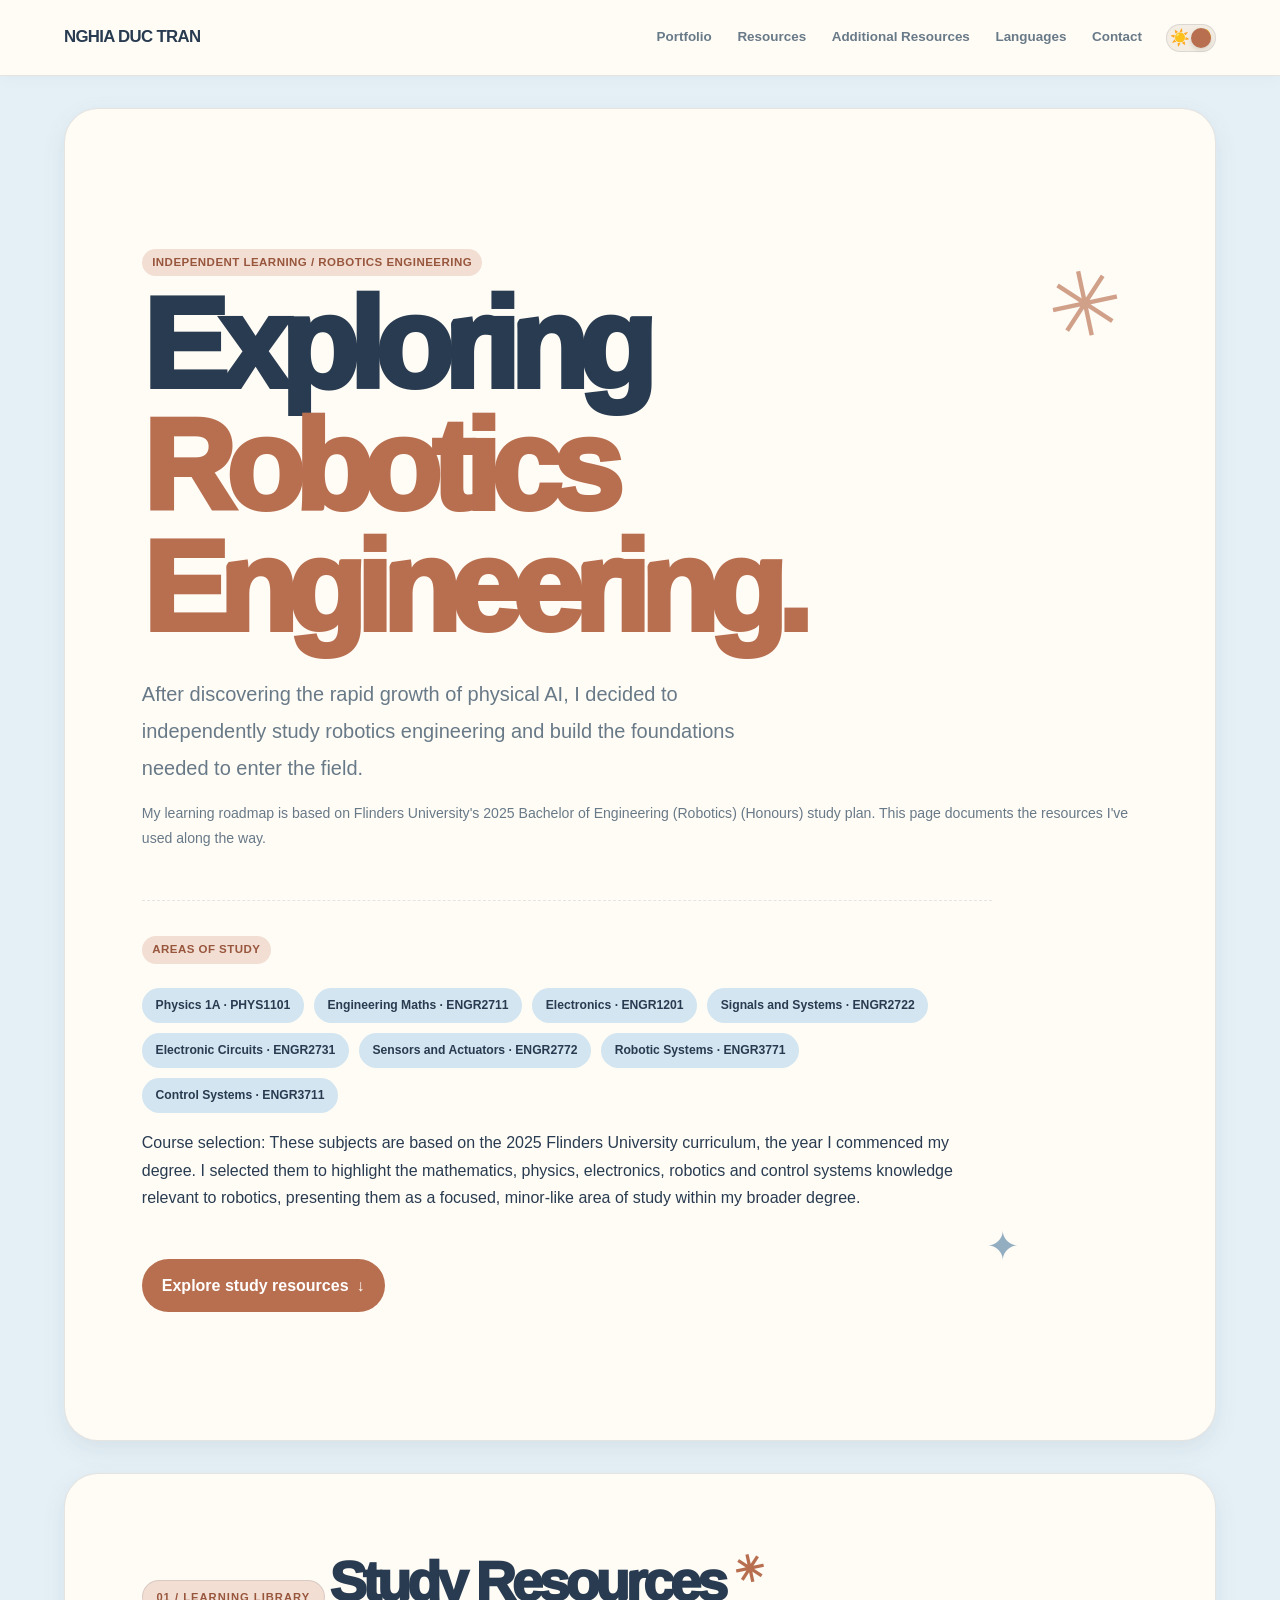
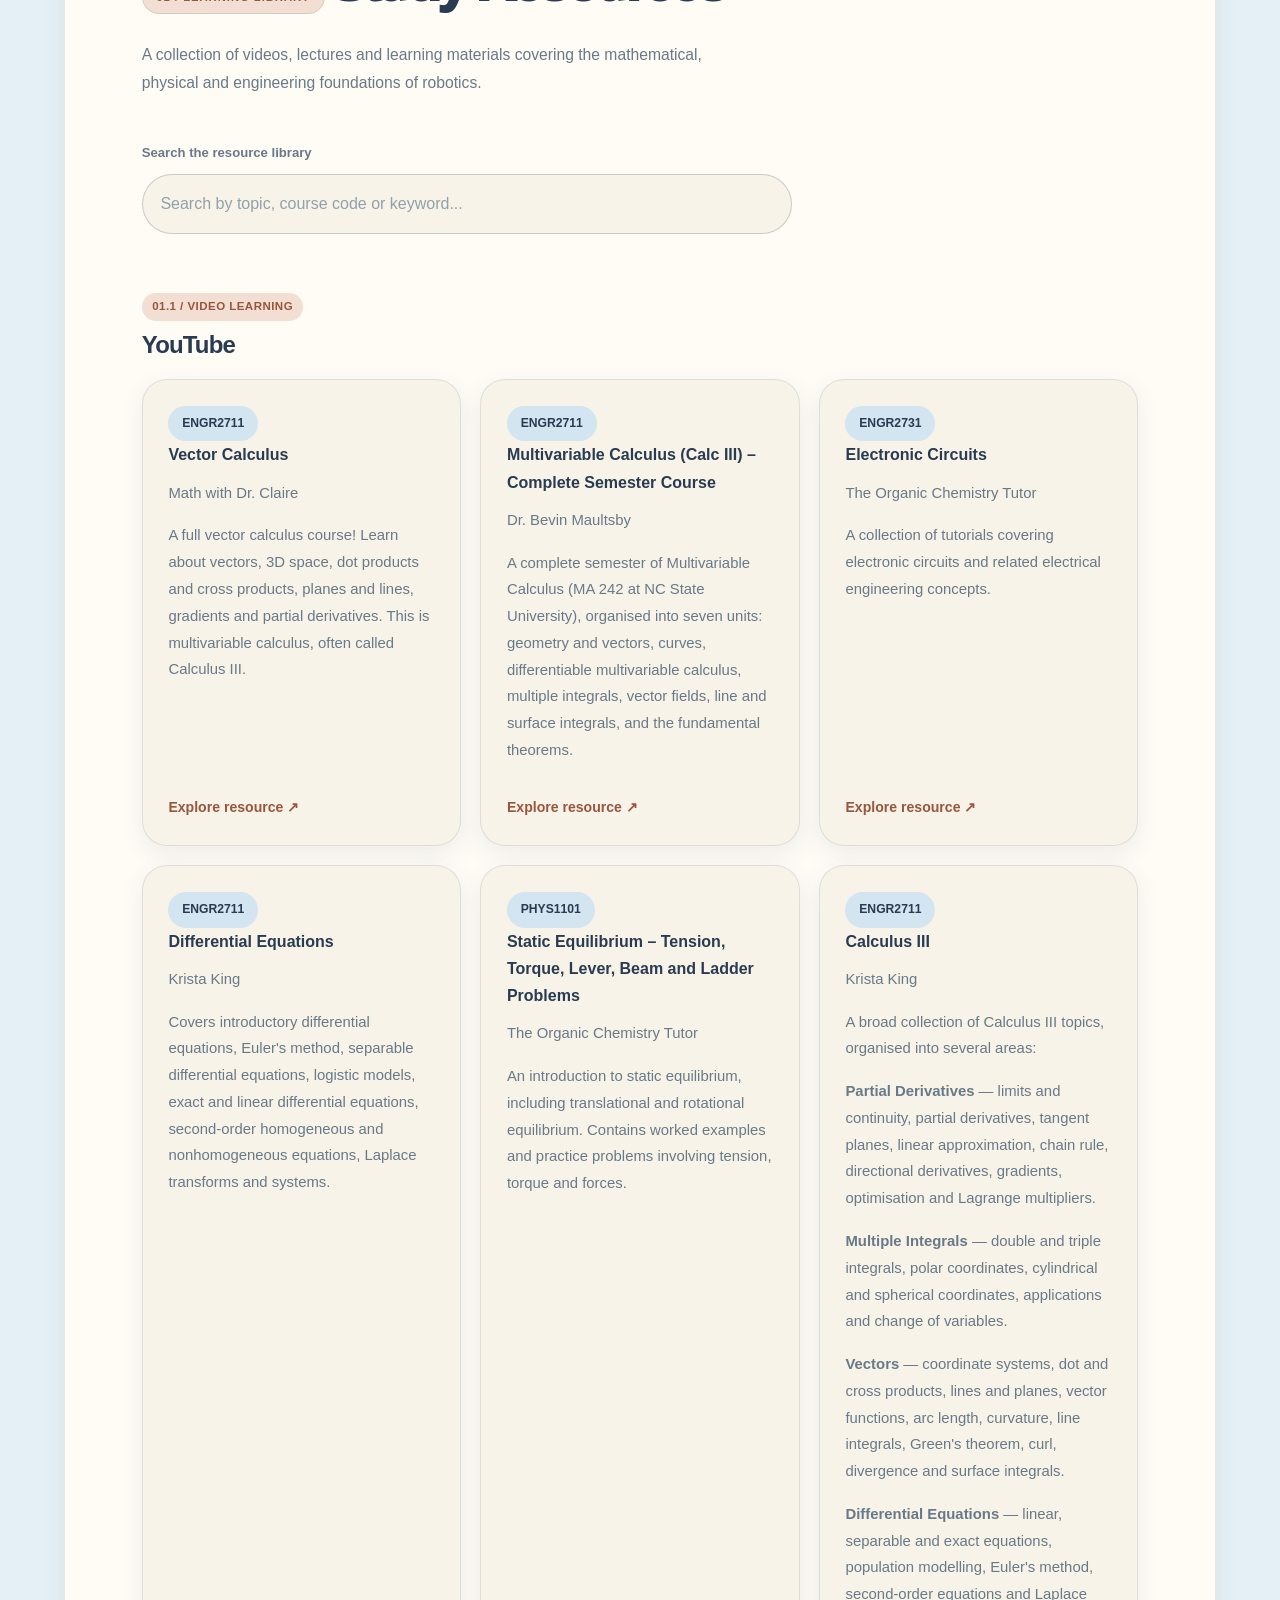
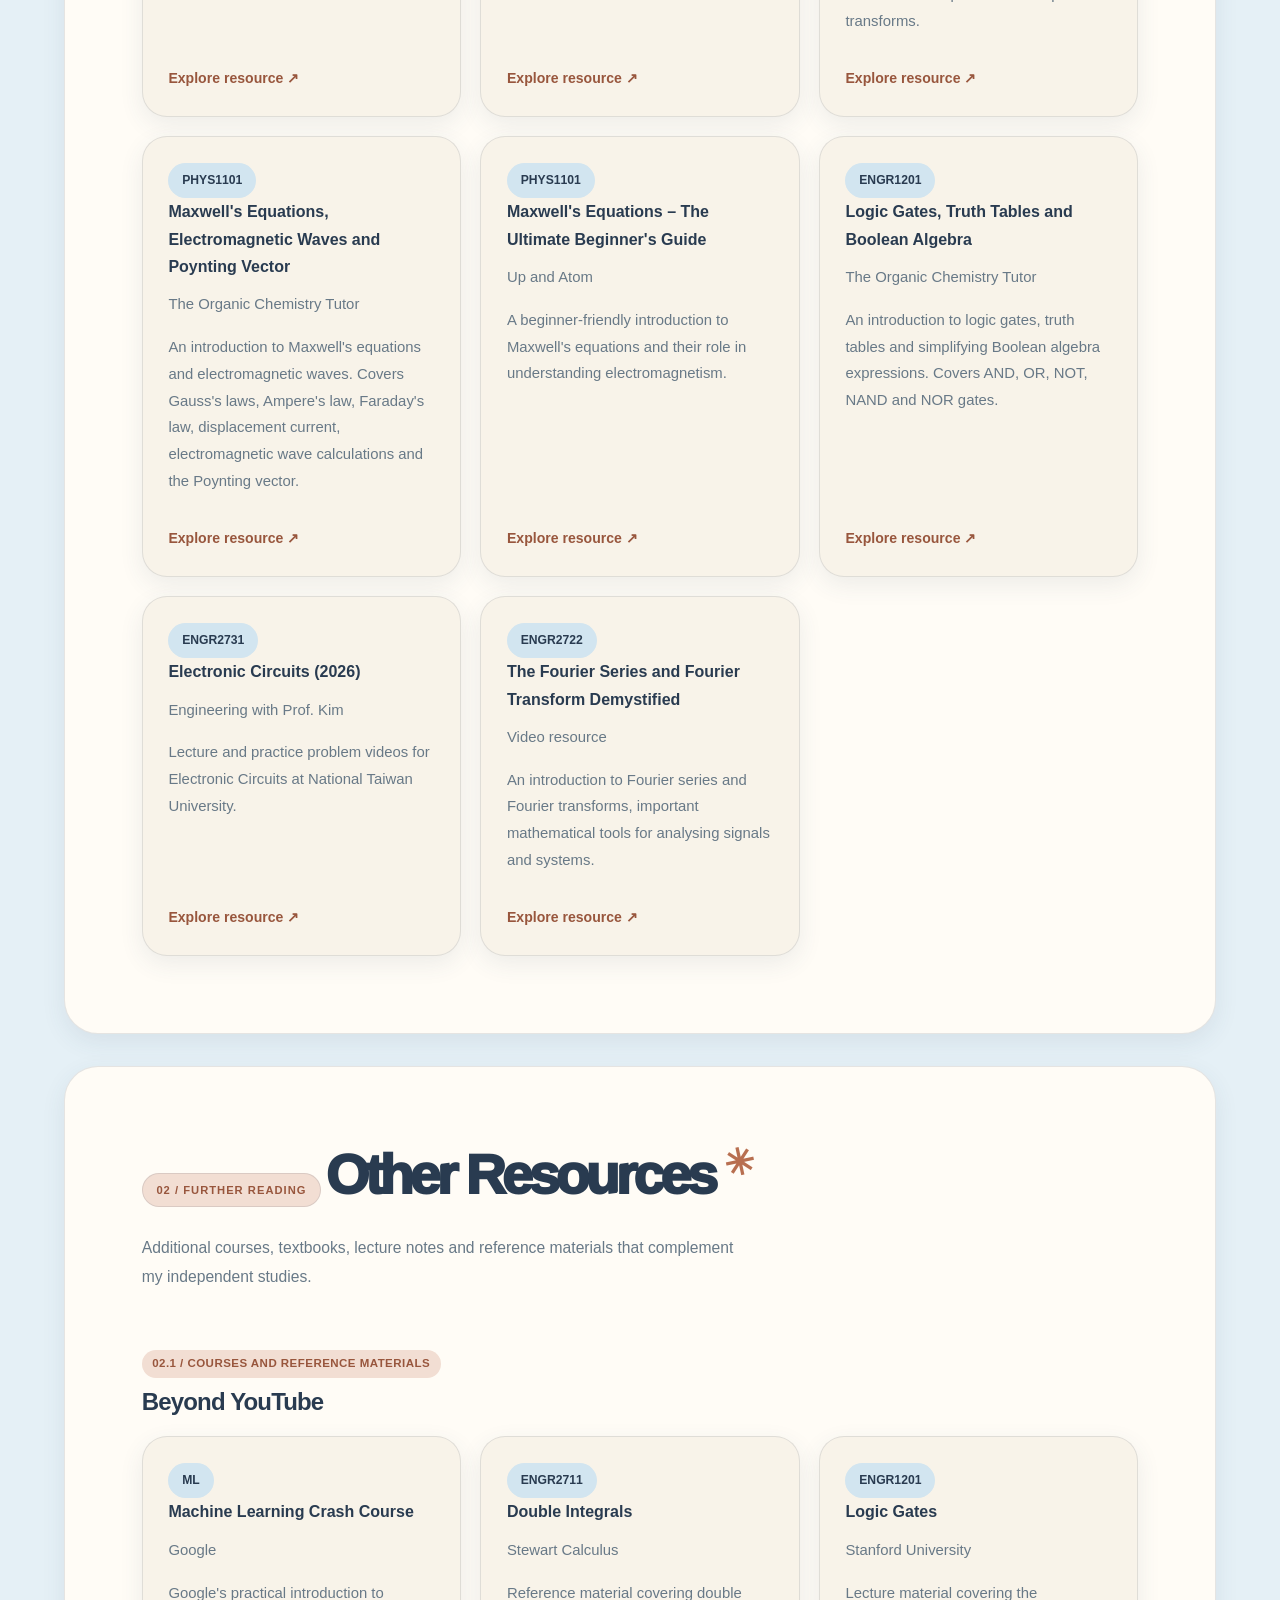
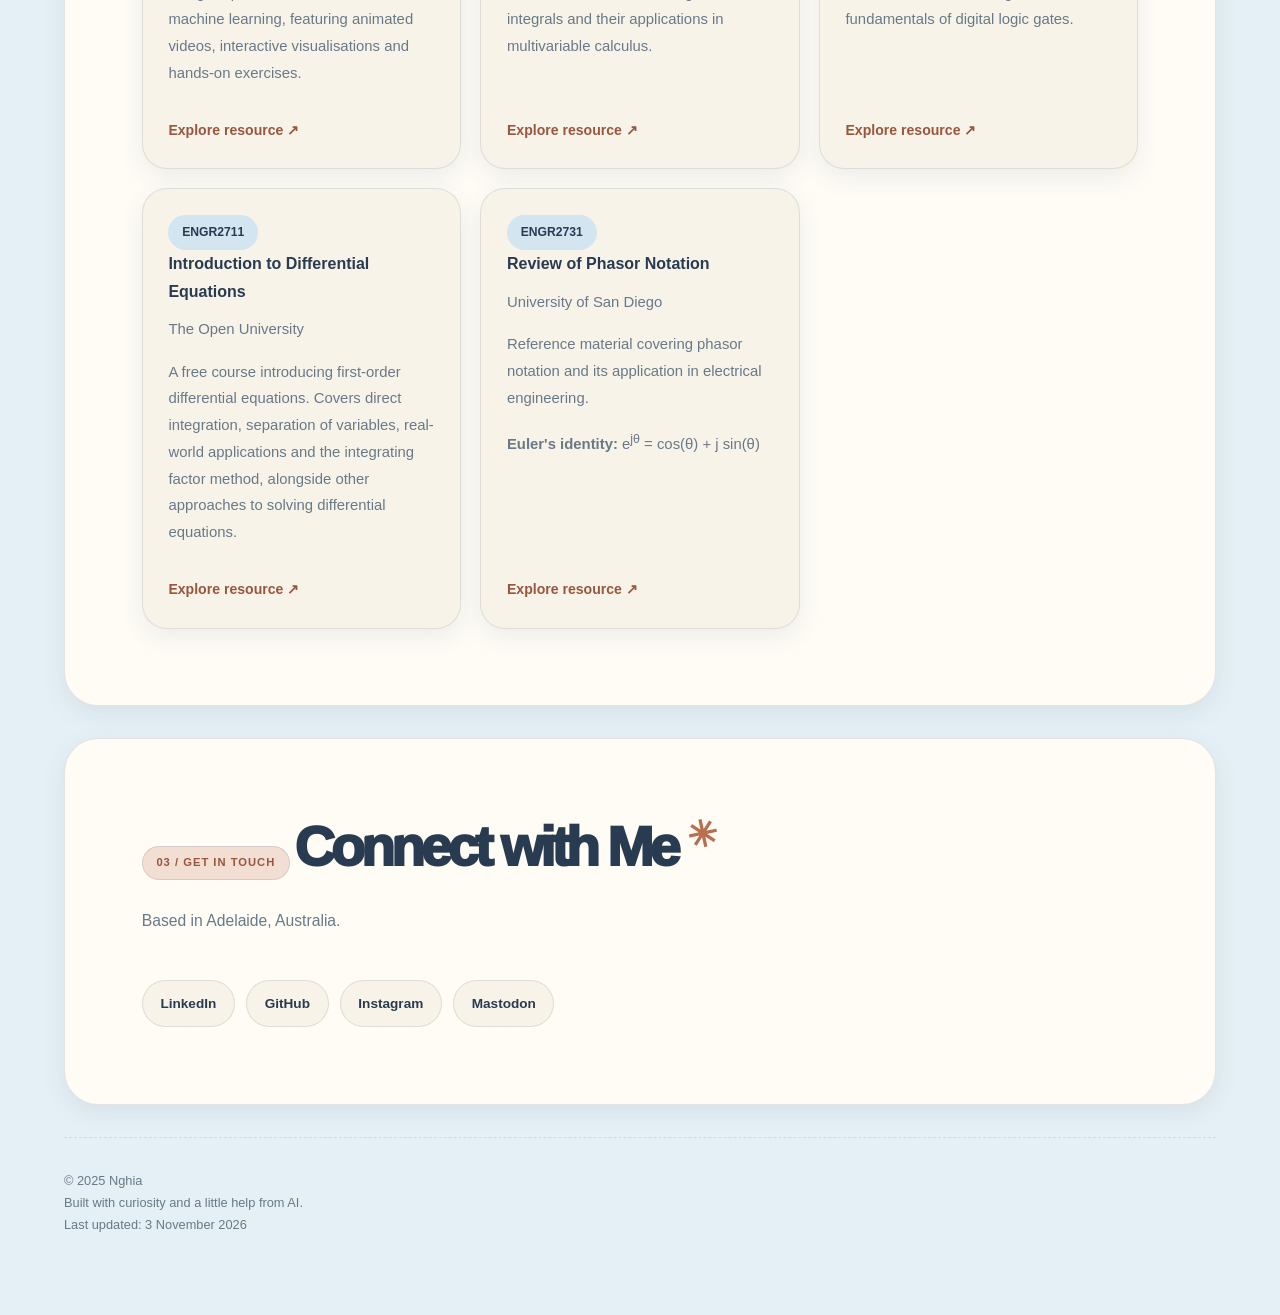
<file: robotics.html>
<!DOCTYPE html>
<html lang="en">
<head>
  <meta charset="UTF-8">
  <meta name="viewport" content="width=device-width, initial-scale=1.0">

  <meta name="google-site-verification" content="beDcdknWWQ6SvT6MtRnui1KJXIepXS3HQRD0LUOJaZk">
  <meta name="description" content="A collection of resources used in my self-study journey through robotics engineering, mathematics, physics and electronics.">

  <title>Robotics Study Resources – Nghia</title>

  <script>
    (function () {
      try {
        const saved = localStorage.getItem('theme');
        const prefersLight = window.matchMedia(
          '(prefers-color-scheme: light)'
        ).matches;

        const isLight = saved
          ? saved === 'light'
          : prefersLight;

        if (isLight) {
          document.documentElement.classList.add('light');
        }
      } catch (error) {
        // Use the default theme if storage is unavailable.
      }
    })();
  </script>

  <link
    rel="stylesheet"
    href="https://cdnjs.cloudflare.com/ajax/libs/font-awesome/6.5.1/css/all.min.css"
  >

  <link rel="stylesheet" href="style.css">
</head>

<body>

  <!-- Navigation -->
  <nav class="winbar" aria-label="Main navigation">

    <a href="index.html" class="site-brand">
      NGHIA DUC TRAN
    </a>

    <div class="winbar-links">
      <a href="index.html">Portfolio</a>
      <a href="#study-resources">Resources</a>
      <a href="#other-resources">Additional Resources</a>
      <a href="languages.html">Languages</a>
      <a href="#contact">Contact</a>
    </div>

    <div class="theme-toggle">
  <input type="checkbox" id="checkbox" class="checkbox">
  <label for="checkbox" class="checkbox-label">
    <span>☀️</span>
    <span>🌙</span>
    <span class="ball"></span>
  </label>
</div>
  </nav>


  <!-- Hero -->
  <header class="robotics-hero">

    <p class="label">Independent Learning / Robotics Engineering</p>

    <h1>
      Exploring
      <span class="gradient-text">Robotics Engineering.</span>
    </h1>

    <p class="lead">
      After discovering the rapid growth of physical AI, I decided to
      independently study robotics engineering and build the foundations
      needed to enter the field.
    </p>

    <p class="small-text">
      My learning roadmap is based on Flinders University's 2025
      Bachelor of Engineering (Robotics) (Honours) study plan.
      This page documents the resources I've used along the way.
    </p>

    <div class="robotics-topics">
      <p class="label">Areas of study</p>

      <div class="topic-list">
        <a href="https://handbook.flinders.edu.au/topics/2025/phys1101" target="_blank" rel="noopener noreferrer"> Physics 1A · PHYS1101 </a>
        <a href="https://handbook.flinders.edu.au/topics/2025/engr2711" target="_blank" rel="noopener noreferrer"> Engineering Maths · ENGR2711 </a>
        <a href="https://handbook.flinders.edu.au/topics/2025/engr1201" target="_blank" rel="noopener noreferrer"> Electronics · ENGR1201 </a>
        <a href="https://handbook.flinders.edu.au/topics/2025/engr2722" target="_blank" rel="noopener noreferrer"> Signals and Systems · ENGR2722 </a>
        <a href="https://handbook.flinders.edu.au/topics/2025/engr2731" target="_blank" rel="noopener noreferrer"> Electronic Circuits · ENGR2731 </a>
        <a href="https://handbook.flinders.edu.au/topics/2025/engr2772" target="_blank" rel="noopener noreferrer"> Sensors and Actuators · ENGR2772</a>
        <a href="https://handbook.flinders.edu.au/topics/2025/engr3771" target="_blank" rel="noopener noreferrer"> Robotic Systems · ENGR3771</a>
        <a href="https://handbook.flinders.edu.au/topics/2025/engr3711" target="_blank" rel="noopener noreferrer"> Control Systems · ENGR3711 </a>
      </div>

      <p>Course selection: These subjects are based on the 2025 Flinders University curriculum, the year I commenced my degree. I selected them to highlight the mathematics, physics, electronics, robotics and control systems knowledge relevant to robotics, presenting them as a focused, minor-like area of study within my broader degree.</p>
    </div>

    <a href="#study-resources" class="hero-link">
      Explore study resources <span aria-hidden="true">↓</span>
    </a>

  </header>


  <!-- Study Resources -->
  <section id="study-resources">

    <div class="section-intro">
      <p class="label">01 / Learning Library</p>
      <h2>Study Resources</h2>

      <p class="small-text">
        A collection of videos, lectures and learning materials
        covering the mathematical, physical and engineering foundations
        of robotics.
      </p>
    </div>


    <!-- Search -->
    <div class="resource-search">
      <label for="resource-search">
        Search the resource library
      </label>

      <input
        type="search"
        id="resource-search"
        placeholder="Search by topic, course code or keyword..."
        autocomplete="off"
        aria-label="Search study resources"
      >
    </div>


    <!-- YouTube -->
    <div class="resource-group">

      <div class="resource-group-heading">
        <p class="label">01.1 / Video Learning</p>
        <h3>YouTube</h3>
      </div>

      <div class="education">

        <article class="card" data-category="math" data-tags="ENGR2711 calculus vector calculus multivariable">
          <span class="tag tag-math">ENGR2711</span>

          <h4>Vector Calculus</h4>
          <p class="resource-author">Math with Dr. Claire</p>

          <p class="small-text">
            A full vector calculus course! Learn about vectors, 3D space,
            dot products and cross products, planes and lines, gradients
            and partial derivatives. This is multivariable calculus,
            often called Calculus III.
          </p>

          <a href="https://www.youtube.com/playlist?list=PLVTG-sq2TyyF4mGZbAyhcYc9t6ut5aW15"
             target="_blank" rel="noopener noreferrer">
            Explore resource ↗
          </a>
        </article>


        <article class="card" data-category="math" data-tags="ENGR2711 calculus vector calculus multivariable integrals">
          <span class="tag tag-math">ENGR2711</span>

          <h4>Multivariable Calculus (Calc III) – Complete Semester Course</h4>
          <p class="resource-author">Dr. Bevin Maultsby</p>

          <p class="small-text">
            A complete semester of Multivariable Calculus (MA 242 at
            NC State University), organised into seven units:
            geometry and vectors, curves, differentiable multivariable
            calculus, multiple integrals, vector fields, line and surface
            integrals, and the fundamental theorems.
          </p>

          <a href="https://www.youtube.com/playlist?list=PLBEl4BT8wUgOqJCBijQxClMIuumgtMinc"
             target="_blank" rel="noopener noreferrer">
            Explore resource ↗
          </a>
        </article>


        <article class="card" data-category="electronics" data-tags="ENGR2731 electronics circuits">
          <span class="tag tag-electronics">ENGR2731</span>

          <h4>Electronic Circuits</h4>
          <p class="resource-author">The Organic Chemistry Tutor</p>

          <p class="small-text">
            A collection of tutorials covering electronic circuits
            and related electrical engineering concepts.
          </p>

          <a href="https://www.youtube.com/playlist?list=PL0o_zxa4K1BV9E-N8tSExU1djL6slnjbL"
             target="_blank" rel="noopener noreferrer">
            Explore resource ↗
          </a>
        </article>


        <article class="card" data-category="math" data-tags="ENGR2711 differential equations calculus">
          <span class="tag tag-math">ENGR2711</span>

          <h4>Differential Equations</h4>
          <p class="resource-author">Krista King</p>

          <p class="small-text">
            Covers introductory differential equations, Euler's method,
            separable differential equations, logistic models, exact and
            linear differential equations, second-order homogeneous and
            nonhomogeneous equations, Laplace transforms and systems.
          </p>

          <a href="https://www.youtube.com/playlist?list=PLJ8OrXpbC-BO2zEW58TpHHakh5nodn3-i"
             target="_blank" rel="noopener noreferrer">
            Explore resource ↗
          </a>
        </article>


        <article class="card" data-category="physics" data-tags="PHYS1101 statics equilibrium tension torque physics">
          <span class="tag tag-physics">PHYS1101</span>

          <h4>Static Equilibrium – Tension, Torque, Lever, Beam and Ladder Problems</h4>
          <p class="resource-author">The Organic Chemistry Tutor</p>

          <p class="small-text">
            An introduction to static equilibrium, including
            translational and rotational equilibrium. Contains worked
            examples and practice problems involving tension, torque
            and forces.
          </p>

          <a href="https://www.youtube.com/watch?v=qGvFAl5CK_c&t=1076s"
             target="_blank" rel="noopener noreferrer">
            Explore resource ↗
          </a>
        </article>


        <article class="card" data-category="math" data-tags="ENGR2711 calculus partial derivatives multiple integrals vectors differential equations">
          <span class="tag tag-math">ENGR2711</span>

          <h4>Calculus III</h4>
          <p class="resource-author">Krista King</p>

          <p class="small-text">
            A broad collection of Calculus III topics, organised into
            several areas:
          </p>

          <p class="small-text">
            <strong>Partial Derivatives</strong> — limits and continuity,
            partial derivatives, tangent planes, linear approximation,
            chain rule, directional derivatives, gradients, optimisation
            and Lagrange multipliers.
          </p>

          <p class="small-text">
            <strong>Multiple Integrals</strong> — double and triple
            integrals, polar coordinates, cylindrical and spherical
            coordinates, applications and change of variables.
          </p>

          <p class="small-text">
            <strong>Vectors</strong> — coordinate systems, dot and cross
            products, lines and planes, vector functions, arc length,
            curvature, line integrals, Green's theorem, curl, divergence
            and surface integrals.
          </p>

          <p class="small-text">
            <strong>Differential Equations</strong> — linear, separable
            and exact equations, population modelling, Euler's method,
            second-order equations and Laplace transforms.
          </p>

          <a href="https://www.youtube.com/playlist?list=PLJ8OrXpbC-BMdeuQfJDVRJ5DPMduSzVow"
             target="_blank" rel="noopener noreferrer">
            Explore resource ↗
          </a>
        </article>


        <article class="card" data-category="physics" data-tags="PHYS1101 electromagnetism maxwell equations electromagnetic waves">
          <span class="tag tag-physics">PHYS1101</span>

          <h4>Maxwell's Equations, Electromagnetic Waves and Poynting Vector</h4>
          <p class="resource-author">The Organic Chemistry Tutor</p>

          <p class="small-text">
            An introduction to Maxwell's equations and electromagnetic
            waves. Covers Gauss's laws, Ampere's law, Faraday's law,
            displacement current, electromagnetic wave calculations
            and the Poynting vector.
          </p>

          <a href="https://www.youtube.com/watch?v=mOEFTX9DAEw&t=923s"
             target="_blank" rel="noopener noreferrer">
            Explore resource ↗
          </a>
        </article>


        <article class="card" data-category="physics" data-tags="PHYS1101 electromagnetism maxwell equations">
          <span class="tag tag-physics">PHYS1101</span>

          <h4>Maxwell's Equations – The Ultimate Beginner's Guide</h4>
          <p class="resource-author">Up and Atom</p>

          <p class="small-text">
            A beginner-friendly introduction to Maxwell's equations
            and their role in understanding electromagnetism.
          </p>

          <a href="https://www.youtube.com/watch?v=F3QHUvr8d8I"
             target="_blank" rel="noopener noreferrer">
            Explore resource ↗
          </a>
        </article>


        <article class="card" data-category="electronics" data-tags="ENGR1201 logic gates boolean algebra digital electronics">
          <span class="tag tag-electronics">ENGR1201</span>

          <h4>Logic Gates, Truth Tables and Boolean Algebra</h4>
          <p class="resource-author">The Organic Chemistry Tutor</p>

          <p class="small-text">
            An introduction to logic gates, truth tables and simplifying
            Boolean algebra expressions. Covers AND, OR, NOT, NAND
            and NOR gates.
          </p>

          <a href="https://youtu.be/JQBRzsPhw2w?si=-fs2G2sUigz2V9Fh"
             target="_blank" rel="noopener noreferrer">
            Explore resource ↗
          </a>
        </article>


        <article class="card" data-category="electronics" data-tags="ENGR2731 circuits electronic circuits">
          <span class="tag tag-electronics">ENGR2731</span>

          <h4>Electronic Circuits (2026)</h4>
          <p class="resource-author">Engineering with Prof. Kim</p>

          <p class="small-text">
            Lecture and practice problem videos for Electronic Circuits
            at National Taiwan University.
          </p>

          <a href="https://www.youtube.com/playlist?list=PLmK1EnKxphin6PJ9_j690iKLMd3WA0-7f"
             target="_blank" rel="noopener noreferrer">
            Explore resource ↗
          </a>
        </article>


        <article class="card" data-category="math" data-tags="ENGR2722 signals systems fourier series fourier transform">
          <span class="tag">ENGR2722</span>

          <h4>The Fourier Series and Fourier Transform Demystified</h4>
          <p class="resource-author">Video resource</p>

          <p class="small-text">
            An introduction to Fourier series and Fourier transforms,
            important mathematical tools for analysing signals and
            systems.
          </p>

          <a href="https://youtu.be/mgXSevZmjPc?si=N3kyEsmXo6VDo0uT"
             target="_blank" rel="noopener noreferrer">
            Explore resource ↗
          </a>
        </article>

      </div>
    </div>

  </section>


  <!-- Additional Resources -->
  <section id="other-resources">

    <div class="section-intro">
      <p class="label">02 / Further Reading</p>
      <h2>Other Resources</h2>

      <p class="small-text">
        Additional courses, textbooks, lecture notes and reference
        materials that complement my independent studies.
      </p>
    </div>


    <div class="resource-group">

      <div class="resource-group-heading">
        <p class="label">02.1 / Courses and Reference Materials</p>
        <h3>Beyond YouTube</h3>
      </div>

      <div class="education">

        <article class="card" data-category="programming" data-tags="ML machine learning artificial intelligence google">
          <span class="tag tag-programming">ML</span>

          <h4>Machine Learning Crash Course</h4>
          <p class="resource-author">Google</p>

          <p class="small-text">
            Google's practical introduction to machine learning,
            featuring animated videos, interactive visualisations
            and hands-on exercises.
          </p>

          <a href="https://developers.google.com/machine-learning/crash-course"
             target="_blank" rel="noopener noreferrer">
            Explore resource ↗
          </a>
        </article>


        <article class="card" data-category="math" data-tags="ENGR2711 calculus double integrals mathematics">
          <span class="tag tag-math">ENGR2711</span>

          <h4>Double Integrals</h4>
          <p class="resource-author">Stewart Calculus</p>

          <p class="small-text">
            Reference material covering double integrals and their
            applications in multivariable calculus.
          </p>

          <a href="https://www.stewartcalculus.com/data/default/upfiles/09631_Double%20Integrals_ptg1_hr_stu_001-010.pdf"
             target="_blank" rel="noopener noreferrer">
            Explore resource ↗
          </a>
        </article>


        <article class="card" data-category="electronics" data-tags="ENGR1201 logic gates digital electronics">
          <span class="tag tag-electronics">ENGR1201</span>

          <h4>Logic Gates</h4>
          <p class="resource-author">Stanford University</p>

          <p class="small-text">
            Lecture material covering the fundamentals of digital
            logic gates.
          </p>

          <a href="https://web.stanford.edu/class/archive/engr/engr40m.1178/slides/logicgates.pdf"
             target="_blank" rel="noopener noreferrer">
            Explore resource ↗
          </a>
        </article>


        <article class="card" data-category="math" data-tags="ENGR2711 differential equations calculus open university">
          <span class="tag tag-math">ENGR2711</span>

          <h4>Introduction to Differential Equations</h4>
          <p class="resource-author">The Open University</p>

          <p class="small-text">
            A free course introducing first-order differential
            equations. Covers direct integration, separation of
            variables, real-world applications and the integrating
            factor method, alongside other approaches to solving
            differential equations.
          </p>

          <a href="https://www.open.edu/openlearn/science-maths-technology/introduction-differential-equations/content-section-0?active-tab=description-tab"
             target="_blank" rel="noopener noreferrer">
            Explore resource ↗
          </a>
        </article>


        <article class="card" data-category="electronics" data-tags="ENGR2731 phasors electrical engineering circuits">
          <span class="tag tag-electronics">ENGR2731</span>

          <h4>Review of Phasor Notation</h4>
          <p class="resource-author">University of San Diego</p>

          <p class="small-text">
            Reference material covering phasor notation and its
            application in electrical engineering.
          </p>

          <p class="small-text">
            <strong>Euler's identity:</strong>
            e<sup>jθ</sup> = cos(θ) + j sin(θ)
          </p>

          <a href="https://home.sandiego.edu/~ekim/e171f00/lectures/phasors.pdf"
             target="_blank" rel="noopener noreferrer">
            Explore resource ↗
          </a>
        </article>

      </div>
    </div>

  </section>


  <!-- Contact -->
  <section id="contact">

    <div class="section-intro">
      <p class="label">03 / Get in Touch</p>
      <h2>Connect with Me</h2>

      <p class="small-text">
        Based in Adelaide, Australia.
      </p>
    </div>

    <div class="socials">

      <a href="https://www.linkedin.com/in/nghia-tran-b59615331/"
         target="_blank" rel="noopener noreferrer">
        LinkedIn
      </a>

      <a href="https://github.com/bleumino"
         target="_blank" rel="noopener noreferrer">
        GitHub
      </a>

      <a href="https://www.instagram.com/bleumino1/"
         target="_blank" rel="noopener noreferrer">
        Instagram
      </a>

      <a href="https://mastodon.social/@bleumino1"
         target="_blank" rel="me noopener noreferrer">
        Mastodon
      </a>

    </div>

  </section>


  <!-- Footer -->
  <footer>
    <p>© 2025 Nghia</p>
    <p>Built with curiosity and a little help from AI.</p>
    <p>Last updated: 3 November 2026</p>
  </footer>


  <script src="script.js"></script>

</body>
</html>
</file>
<file: style.css>
/* ==========================================================================
   NGHIA TRAN — PERSONAL PORTFOLIO
   Cute editorial / Pastel blue / Warm sienna / Playful details
   ========================================================================== */

/* 01. DESIGN TOKENS */

:root {
  color-scheme: light;

  --bg: #E5F0F6;
  --surface: #FFFCF6;
  --surface-alt: #F4EDE3;
  --surface-blue: #D2E5F0;

  --fg: #293B50;
  --muted: #687987;
  --subtle: #91A0AA;

  --accent: #B86F50;
  --accent-strong: #98563D;
  --accent-soft: #F2DED3;

  --blue: #A8C9DF;
  --blue-deep: #668EAC;
  --cream: #F8F3E9;

  --border: rgba(41, 59, 80, .12);
  --border-strong: rgba(41, 59, 80, .22);

  --shadow: 0 8px 24px rgba(55, 79, 99, .09);
  --shadow-hover: 0 14px 30px rgba(55, 79, 99, .13);

  --radius: 16px;
  --radius-lg: 25px;
  --radius-xl: 34px;

  --content-width: 1160px;
  --page-padding: clamp(1.25rem, 5vw, 5rem);

  --font-body: "Nunito Sans", "Trebuchet MS", Arial, sans-serif;
  --font-display: "Nunito", "Trebuchet MS", Arial, sans-serif;
}

:root.dark {
  color-scheme: dark;

  --bg: #263746;
  --surface: #314757;
  --surface-alt: #3B5261;
  --surface-blue: #3D5B70;

  --fg: #F8F3E9;
  --muted: #C2D0D8;
  --subtle: #9DADB7;

  --accent: #D99A7C;
  --accent-strong: #E6AD91;
  --accent-soft: #59483F;

  --blue: #567A93;
  --blue-deep: #B1D2E5;
  --cream: #3A4D59;

  --border: rgba(248, 243, 233, .13);
  --border-strong: rgba(248, 243, 233, .25);

  --shadow: 0 8px 24px rgba(0, 0, 0, .15);
  --shadow-hover: 0 14px 30px rgba(0, 0, 0, .22);
}

/* 02. RESET AND GLOBAL STYLES */

* {
  box-sizing: border-box;
}

html {
  scroll-behavior: smooth;
  scroll-padding-top: 100px;
}

body {
  margin: 0;
  background: var(--bg);
  color: var(--fg);
  font-family: var(--font-body);
  font-size: 16px;
  line-height: 1.7;
  letter-spacing: 0;
  transition: background .25s ease, color .25s ease;
}

body::before {
  display: none !important;
}

a {
  color: var(--accent-strong);
  text-decoration: none;
  transition: color .2s ease;
}

a:hover {
  color: var(--blue-deep);
}

img {
  display: block;
  max-width: 100%;
  border-radius: var(--radius);
}

button,
input {
  font: inherit;
}

::selection {
  background: var(--accent-soft);
  color: var(--fg);
}

.skip-link {
  position: absolute;
  top: -100px;
  left: 1rem;
  z-index: 1000;
  padding: .75rem 1rem;
  background: var(--fg);
  color: var(--surface);
  border-radius: 10px;
}

.skip-link:focus {
  top: 1rem;
}

/* 03. NAVIGATION */

.site-nav,
.winbar {
  position: sticky;
  top: 0;
  z-index: 100;

  display: flex;
  align-items: center;
  justify-content: space-between;
  gap: 1.5rem;

  width: 100%;
  min-height: 76px;
  padding: .85rem var(--page-padding);

  background: var(--surface);
  border-bottom: 1px solid var(--border);
  box-shadow: 0 3px 14px rgba(41, 59, 80, .035);
}

.winbar-dots,
.winbar-path {
  display: none !important;
}

.site-brand,
.winbar::before {
  margin-right: auto;
  color: var(--fg);
  font-family: var(--font-display);
  font-size: 1.05rem;
  font-weight: 900;
  letter-spacing: -.04em;
  white-space: nowrap;
}

.site-brand span {
  color: var(--accent);
}

.nav-links,
.winbar-links {
  display: flex;
  align-items: center;
  flex-wrap: wrap;
  gap: clamp(.8rem, 2vw, 1.6rem);
}

.nav-links a,
.winbar-links a {
  position: relative;
  padding: .4rem 0;
  color: var(--muted);
  font-size: .84rem;
  font-weight: 750;
}

.nav-links a::after,
.winbar-links a::after {
  content: "";
  position: absolute;
  bottom: 0;
  left: 0;
  width: 0;
  height: 2px;
  background: var(--accent);
  border-radius: 5px;
  transition: width .2s ease;
}

.nav-links a:hover::after,
.winbar-links a:hover::after {
  width: 100%;
}

.nav-links a:hover,
.winbar-links a:hover {
  color: var(--accent-strong);
}

/* 04. THEME TOGGLE */

.dark-light-toggle {
  display: flex;
  align-items: center;
  margin-left: .5rem;
}

.checkbox {
  position: absolute;
  opacity: 0;
  width: 1px;
  height: 1px;
}

.checkbox-label {
  position: relative;
  display: flex;
  align-items: center;
  justify-content: space-between;

  width: 50px;
  height: 28px;
  padding: 3px;

  background: var(--surface-alt);
  border: 1px solid var(--border);
  border-radius: 30px;
  cursor: pointer;
}

.checkbox-label i,
.checkbox-label .theme-icon {
  z-index: 1;
  color: var(--muted);
  font-size: 12px;
}

.checkbox-label .ball {
  position: absolute;
  top: 3px;
  left: 3px;
  width: 20px;
  height: 20px;

  background: var(--accent);
  border-radius: 50%;
  box-shadow: 0 2px 5px rgba(0, 0, 0, .12);

  transition: transform .2s ease;
}

.checkbox:checked + .checkbox-label .ball {
  transform: translateX(21px);
}

.checkbox:focus-visible + .checkbox-label {
  outline: 2px solid var(--accent);
  outline-offset: 3px;
}

/* 05. HERO */

header,
.hero,
.portfolio-hero {
  position: relative;

  display: flex;
  flex-direction: column;
  align-items: flex-start;
  justify-content: center;

  width: min(100% - 2 * var(--page-padding), var(--content-width));
  min-height: 590px;
  margin: 2rem auto;
  padding: clamp(5rem, 10vw, 8rem) clamp(2rem, 6vw, 5rem);

  overflow: hidden;
  background: var(--surface);
  border: 1px solid var(--border);
  border-radius: var(--radius-xl);
  box-shadow: var(--shadow);
  text-align: left;
}

/* Decorative circles */

header::after,
.portfolio-hero::after {
  content: "✳";
  position: absolute;
  top: 9%;
  right: 8%;
  color: var(--accent);
  font-size: clamp(3rem, 7vw, 6rem);
  opacity: .65;
  transform: rotate(-12deg);
  pointer-events: none;
}

header::before {
  content: "✦";
  display: block;
  position: absolute;
  bottom: 12%;
  right: 17%;
  color: var(--blue-deep);
  font-size: 2.5rem;
  opacity: .7;
}

.section-kicker,
.prompt-line,
.hero-eyebrow {
  display: inline-block;
  margin: 0 0 1.5rem;
  padding: .45rem .9rem;

  background: var(--accent-soft);
  border-radius: 30px;

  color: var(--accent-strong);
  font-size: .78rem;
  font-weight: 850;
  letter-spacing: .04em;
}

.prompt-user,
.prompt-sep {
  color: var(--accent-strong);
}

h1 {
  position: relative;
  z-index: 1;
  max-width: 950px;
  margin: 0;

  font-family: var(--font-display);
  font-size: clamp(4rem, 10vw, 8.5rem);
  font-weight: 1000;
  line-height: .95;
  letter-spacing: -.075em;
}

h1 span,
.gradient-text {
  color: var(--accent);
  background: none;
  -webkit-text-fill-color: currentColor;
}

p.lead {
  position: relative;
  z-index: 1;
  max-width: 620px;
  margin: 1.7rem 0 0;

  color: var(--muted);
  font-size: clamp(1.05rem, 2vw, 1.25rem);
  line-height: 1.85;
}

.hero-details {
  display: flex;
  flex-wrap: wrap;
  gap: .65rem;
  margin-top: 1.8rem;
}

.hero-details span {
  padding: .45rem .9rem;
  background: var(--surface-blue);
  border: 1px solid transparent;
  border-radius: 30px;
  color: var(--fg);
  font-size: .78rem;
  font-weight: 750;
}

.hero-link {
  display: inline-flex;
  align-items: center;
  gap: .5rem;
  margin-top: 2rem;
  padding: .8rem 1.25rem;

  background: var(--accent);
  border-radius: 30px;
  color: #fff;
  font-weight: 800;

  transition: transform .2s ease, background .2s ease;
}

.hero-link:hover {
  background: var(--accent-strong);
  color: #fff;
  transform: translateY(-2px);
}

/* 06. SECTIONS */

section {
  width: min(100% - 2 * var(--page-padding), var(--content-width));
  margin: 2rem auto;
  padding: clamp(3rem, 6vw, 5rem);
  background: var(--surface);
  border: 1px solid var(--border);
  border-radius: var(--radius-xl);
  box-shadow: var(--shadow);
}

.section-heading {
  display: flex;
  align-items: center;
  gap: .85rem;
  margin-bottom: 2rem;
}

.section-number {
  display: inline-flex;
  align-items: center;
  justify-content: center;
  width: 34px;
  height: 34px;
  flex-shrink: 0;

  background: var(--accent-soft);
  border-radius: 50%;
  color: var(--accent-strong);
  font-size: .78rem;
  font-weight: 900;
}

h2 {
  margin: 0 0 2rem;
  font-family: var(--font-display);
  font-size: clamp(2rem, 4vw, 3rem);
  font-weight: 950;
  line-height: 1.1;
  letter-spacing: -.065em;
}

h2::before {
  display: none !important;
}

h3 {
  margin: 0 0 .7rem;
  font-family: var(--font-display);
  font-size: 1.25rem;
  font-weight: 900;
  line-height: 1.3;
  letter-spacing: -.035em;
}

h4 {
  margin: 0 0 .6rem;
  font-size: 1rem;
  font-weight: 850;
}

.card {
  position: relative;
  display: flex;
  flex-direction: column;
  align-items: flex-start;

  min-height: 220px;
  padding: 1.6rem;

  background: var(--cream);
  border: 1px solid var(--border);
  border-radius: var(--radius-lg);

  box-shadow: var(--shadow);

  transition:
    background .25s ease,
    border-color .25s ease,
    transform .3s cubic-bezier(.2, .8, .2, 1),
    box-shadow .3s ease;
}

.card::before {
  display: none !important;
}

.card:hover {
  background: var(--surface);
  border-color: var(--blue-deep);
  box-shadow: var(--shadow-hover);
  transform: translateY(-6px) rotate(-.5deg);
}

.card h3,
.card h4 {
  display: block;
  margin-bottom: .7rem;
  transition: color .2s ease;
}

.card h3::before,
.card h4::before {
  display: none !important;
}

.card:hover h3,
.card:hover h4 {
  color: var(--accent-strong);
}

.card p {
  margin: 0 0 1rem;
  color: var(--muted);
  font-size: .93rem;
  line-height: 1.8;
}

.card > a {
  margin-top: auto;
  padding-top: 1rem;
  font-size: .88rem;
  font-weight: 800;
}

.card.visible {
  opacity: 1;
  transform: translateY(0) rotate(0);
}

/* Keep the hover effect working after scroll reveal */
.card.visible:hover {
  transform: translateY(-6px) rotate(-.5deg);
}

.project-card {
  min-height: 320px;
  transform-origin: center;
}

.project-card .project-index {
  transition: transform .3s ease, background .3s ease;
}

.project-card:hover .project-index {
  transform: rotate(-8deg) scale(1.08);
  background: var(--accent-soft);
}


.project-index {
  display: inline-flex;
  align-items: center;
  justify-content: center;
  width: 38px;
  height: 38px;
  margin-bottom: 1.5rem;

  background: var(--surface-blue);
  border-radius: 12px;
  color: var(--fg);
  font-size: .85rem;
  font-weight: 950;
}

.project-card:nth-child(4n + 1) {
  background: #E0EDF5;
}

.project-card:nth-child(4n + 2) {
  background: #F3E5D9;
}

.project-card:nth-child(4n + 3) {
  background: #E5EBDD;
}

.project-card:nth-child(4n + 4) {
  background: #E8E3F0;
}

:root.dark .project-card:nth-child(n) {
  background: var(--cream);
}

.project-card h3 {
  font-size: 1.5rem;
}

.project-tech,
.tech-used {
  display: flex;
  flex-wrap: wrap;
  gap: .5rem;
  margin-top: 1rem;
}

.project-tech span,
.tech-used span {
  padding: .35rem .7rem;
  background: rgba(255, 255, 255, .55);
  border: 1px solid var(--border);
  border-radius: 30px;
  color: var(--fg);
  font-size: .72rem;
  font-weight: 800;
}

:root.dark .project-tech span,
:root.dark .tech-used span {
  background: var(--surface-alt);
}

/* 09. SKILLS */

.skills .card ul {
  display: grid;
  width: 100%;
  gap: 0;
  padding: 0;
  list-style: none;
}

.skills .card li {
  display: flex;
  justify-content: space-between;
  gap: 1rem;
  padding: .8rem 0;
  border-bottom: 1px dashed var(--border);
}

.skills .card li:last-child {
  border-bottom: 0;
}

.skill-level {
  color: var(--accent-strong);
  font-size: .8rem;
  font-weight: 750;
  text-align: right;
}

/* 10. EDUCATION AND COURSE METADATA */

.course-note {
  max-width: 750px;
  margin-bottom: 1.5rem;
  color: var(--muted);
}

.small-text {
  color: var(--muted);
  font-size: .88rem;
  line-height: 1.8;
}

.label {
  display: inline-block;
  margin-bottom: .5rem;
  padding: .25rem .65rem;

  background: var(--accent-soft);
  border-radius: 20px;
  color: var(--accent-strong);
  font-size: .72rem;
  font-weight: 900;
  letter-spacing: .04em;
  text-transform: uppercase;
}

.date-joined-overlay {
  position: static;
  margin: auto -1.6rem -1.6rem;
  padding: .8rem 1.6rem;
  width: calc(100% + 3.2rem);

  border-top: 1px solid var(--border);
  background: transparent;

  color: var(--subtle);
  font-size: .76rem;
  opacity: 1;
  transform: none;
}

/* 11. ROBOTICS PAGE */

.robotics-hero {
  display: block;
  min-height: auto;
}

.robotics-hero h1 {
  max-width: 900px;
}

.robotics-topics {
  max-width: 850px;
  margin-top: 3rem;
  padding-top: 1.5rem;
  border-top: 1px dashed var(--border);
}
.topic-list {
  display: flex;
  flex-wrap: wrap;
  gap: .6rem;
  margin-top: 1rem;
}

.topic-list span,
.topic-list a,
.tag {
  display: inline-block;
  padding: .4rem .8rem;
  background: var(--surface-blue);
  border: 1px solid transparent;
  border-radius: 30px;
  color: var(--fg);
  font-size: .76rem;
  font-weight: 750;
  text-decoration: none;
}

.section-intro {
  max-width: 700px;
  margin-bottom: 2.5rem;
}

.section-intro h2 {
  margin-bottom: 1rem;
}

.resource-search {
  max-width: 650px;
  margin-bottom: 3rem;
}

.resource-search label {
  display: block;
  margin-bottom: .6rem;
  color: var(--muted);
  font-size: .82rem;
  font-weight: 800;
}

.resource-search input,
.terminal-search input {
  width: 100%;
  padding: .95rem 1.1rem;

  border: 1px solid var(--border-strong);
  border-radius: 30px;
  outline: none;

  background: var(--cream);
  color: var(--fg);
  font: inherit;
}

.resource-search input:focus,
.terminal-search:focus-within {
  border-color: var(--accent);
  box-shadow: 0 0 0 4px var(--accent-soft);
}

.resource-search input::placeholder {
  color: var(--subtle);
}

.terminal-search {
  max-width: 650px;
  padding: 0;
  border: 0;
  background: transparent;
  box-shadow: none;
}

.terminal-search .prompt {
  display: none;
}

.resource-group {
  margin-top: 3rem;
}

.resource-group-heading {
  margin-bottom: 1.2rem;
}

.resource-group-heading h3 {
  font-size: 1.5rem;
}

.resource-author {
  margin-bottom: .8rem;
  color: var(--subtle);
  font-size: .82rem;
}

.resource-group .education {
  display: grid;
  grid-template-columns: repeat(auto-fit, minmax(min(100%, 260px), 1fr));
  gap: 1.2rem;
  border: 0;
  background: transparent;
}

.resource-group .card.hidden {
  display: none;
}

.resource-group .card > a {
  margin-top: auto;
  color: var(--accent-strong);
}

/* 12. ABOUT */

.about-content {
  max-width: 760px;
}

.about-content p {
  margin-bottom: 1.2rem;
  color: var(--muted);
  font-size: 1.05rem;
  line-height: 1.9;
}

/* 13. CONTACT AND SOCIALS */

.socials {
  display: flex;
  flex-wrap: wrap;
  gap: .7rem;
}

.socials a {
  display: inline-flex;
  align-items: center;
  padding: .7rem 1.1rem;

  border: 1px solid var(--border);
  border-radius: 30px;

  background: var(--cream);
  color: var(--fg);
  font-size: .85rem;
  font-weight: 800;

  transition: background .2s ease, color .2s ease,
    border-color .2s ease, transform .2s ease;
}

.socials a:hover {
  border-color: var(--accent);
  background: var(--accent);
  color: #fff;
  transform: translateY(-2px);
}

/* 14. 404 PAGE */

.error-main {
  width: min(100% - 2 * var(--page-padding), var(--content-width));
  min-height: 75vh;
  margin: 0 auto;
  display: flex;
  align-items: center;
}

.error-content {
  width: 100%;
  padding: 5rem 0;
}

.error-number {
  margin: 1rem 0 2rem;
  font-family: var(--font-display);
  font-size: clamp(9rem, 25vw, 19rem);
  font-weight: 1000;
  line-height: .8;
  letter-spacing: -.1em;
  color: var(--accent);
}

.error-number span {
  color: var(--blue-deep);
}

.error-message {
  max-width: 600px;
}

.error-eyebrow {
  color: var(--accent-strong);
  font-size: .78rem;
  font-weight: 900;
  letter-spacing: .08em;
}

.error-message h1 {
  font-size: clamp(2.5rem, 6vw, 4.5rem);
  line-height: 1;
}

.error-description {
  margin: 1.5rem 0;
  color: var(--muted);
}

.primary-link {
  display: inline-flex;
  gap: .7rem;
  align-items: center;

  padding: .9rem 1.4rem;
  background: var(--accent);
  color: #fff;

  border-radius: 30px;
  font-size: .9rem;
  font-weight: 850;
}

.primary-link:hover {
  background: var(--accent-strong);
  color: #fff;
  transform: translateY(-2px);
}

.error-footer-note {
  display: flex;
  justify-content: space-between;
  gap: 1rem;
  margin-top: 5rem;
  padding-top: 1rem;
  border-top: 1px dashed var(--border);

  color: var(--subtle);
  font-size: .72rem;
  font-weight: 750;
}

/* 15. FOOTER */

footer,
.site-footer {
  width: min(100% - 2 * var(--page-padding), var(--content-width));
  margin: 2rem auto;
  padding: 2rem 0 3rem;

  border-top: 1px dashed var(--border);
  color: var(--muted);
  font-size: .8rem;
}

.site-footer {
  display: flex;
  justify-content: space-between;
  gap: 1rem;
}

footer p {
  margin: 0;
}

/* 16. REMOVE OLD INTERFACE ELEMENTS */

.cmdk-trigger,
.cmdk-overlay,
.cmdk-window,
.custom-cursor,
#loader {
  display: none !important;
}

.prompt-line::after {
  display: none;
}

/* 17. RESPONSIVE DESIGN */

@media (max-width: 760px) {
  :root {
    --page-padding: 1.5rem;
  }

  .site-nav,
  .winbar {
    min-height: 68px;
    gap: .8rem;
  }

  .nav-links,
  .winbar-links {
    gap: .7rem;
  }

  .nav-links a,
  .winbar-links a {
    font-size: .75rem;
  }

  header,
  .hero,
  .portfolio-hero {
    min-height: 500px;
    padding: 5rem 2rem;
  }

  header::after,
  .portfolio-hero::after {
    top: 5%;
    right: 5%;
  }

  h1 {
    font-size: clamp(3.5rem, 12vw, 6rem);
  }

  section {
    padding: 3rem 2rem;
  }

  .projects,
  .skills,
  .education,
  .experience {
    grid-template-columns: repeat(auto-fit, minmax(min(100%, 230px), 1fr));
  }
}

@media (max-width: 520px) {
  .site-nav,
  .winbar {
    flex-wrap: wrap;
    padding-block: .8rem;
  }

  .site-brand,
  .winbar::before {
    font-size: .85rem;
  }

  .nav-links,
  .winbar-links {
    order: 3;
    width: 100%;
    justify-content: space-between;
    gap: .4rem;
  }

  .nav-links a,
  .winbar-links a {
    font-size: .7rem;
  }

  .dark-light-toggle {
    margin-left: auto;
  }

  header,
  .hero,
  .portfolio-hero {
    min-height: 440px;
    margin-block: 1rem;
    padding: 4rem 1.5rem;
    border-radius: 25px;
  }

  h1 {
    font-size: clamp(3rem, 14vw, 4.5rem);
  }

  section {
    margin-block: 1rem;
    padding: 2.5rem 1.4rem;
    border-radius: 25px;
  }

  .projects,
  .skills,
  .education,
  .experience,
  .resource-group .education {
    grid-template-columns: 1fr;
  }

  .card {
    padding: 1.35rem;
  }

  .date-joined-overlay {
    margin-inline: -1.35rem;
    width: calc(100% + 2.7rem);
    padding-inline: 1.35rem;
  }

  .site-footer {
    flex-direction: column;
  }

  .error-number {
    font-size: 36vw;
  }

  .error-footer-note {
    flex-direction: column;
  }
}

/* 18. REDUCED MOTION */

@media (prefers-reduced-motion: reduce) {
  *,
  *::before,
  *::after {
    scroll-behavior: auto !important;
    transition-duration: .01ms !important;
    animation-duration: .01ms !important;
  }
}



/* EDITORIAL SECTION HEADINGS */

.section-intro {
  position: relative;
  margin-bottom: 2.8rem;
}

.section-intro > .label {
  display: inline-flex;
  align-items: center;
  gap: .5rem;
  margin-bottom: 1rem;
  padding: .4rem .85rem;

  background: var(--accent-soft);
  border: 1px solid var(--border);
  border-radius: 30px;

  color: var(--accent-strong);
  font-size: .7rem;
  font-weight: 900;
  letter-spacing: .09em;
}

.section-intro h2 {
  display: inline-block;
  position: relative;
  margin: 0;
  padding-bottom: .7rem;

  font-size: clamp(2.4rem, 5vw, 3.5rem);
  letter-spacing: -.075em;
}

.section-intro h2::after {
  content: "✳";
  display: inline-block;
  margin-left: .65rem;

  color: var(--accent);
  font-size: .65em;
  vertical-align: top;

  transform: rotate(-12deg);
}

.section-intro > .small-text {
  max-width: 600px;
  margin-top: .7rem;
  font-size: .98rem;
  line-height: 1.8;
}

.section-intro > .label,
.section-intro h2,
.section-intro > .small-text {
  transition: color .25s ease;
}



/* ==========================================================================
   19. LANGUAGES PAGE
========================================================================== */

/* Hero */

.language-hero {
  min-height: 570px;
}

/* Language grid */

.language-grid {
  display: grid;
  grid-template-columns: repeat(3, minmax(0, 1fr));
  gap: 1.3rem;
}

.language-card {
  min-height: 285px;
  justify-content: flex-start;
}

.language-card-top {
  display: flex;
  align-items: center;
  justify-content: space-between;
  width: 100%;
  margin-bottom: 1.5rem;
}

.language-symbol {
  display: inline-flex;
  align-items: center;
  justify-content: center;

  width: 52px;
  height: 52px;

  background: var(--surface-blue);
  border-radius: 15px;

  color: var(--fg);
  font-family: var(--font-display);
  font-size: 1.2rem;
  font-weight: 950;
}

.language-status {
  padding: .4rem .8rem;

  background: var(--accent-soft);
  border-radius: 30px;

  color: var(--accent-strong);
  font-size: .75rem;
  font-weight: 900;
}

.language-native-name {
  margin: 0 0 .3rem;
  color: var(--blue-deep);
  font-size: .85rem;
  font-weight: 850;
}

.language-card h3 {
  margin-bottom: .6rem;
  font-size: 1.5rem;
}

.language-card p:not(.language-native-name) {
  color: var(--muted);
  font-size: .9rem;
  line-height: 1.75;
}

.language-meta {
  display: flex;
  justify-content: space-between;
  align-items: center;
  gap: .5rem;

  width: 100%;
  margin-top: auto;
  padding-top: 1rem;

  border-top: 1px dashed var(--border);

  color: var(--subtle);
  font-size: .72rem;
  font-weight: 800;
}

.language-meta span:last-child {
  color: var(--accent);
}

.native-language {
  background: #E0EDF5;
}

.learning-language:nth-child(4n + 1) {
  background: #F3E5D9;
}

.learning-language:nth-child(4n + 2) {
  background: #E5EBDD;
}

.learning-language:nth-child(4n + 3) {
  background: #E8E3F0;
}

:root.dark .language-card {
  background: var(--cream);
}

.language-disclaimer {
  margin-top: 1.5rem;
  color: var(--subtle);
  font-size: .78rem;
  font-style: italic;
}


/* Learning journey */

.journey-grid {
  display: grid;
  grid-template-columns: repeat(3, minmax(0, 1fr));
  gap: 1.3rem;
}

.journey-card {
  min-height: 240px;
}

.journey-icon {
  display: inline-flex;
  align-items: center;
  justify-content: center;

  width: 42px;
  height: 42px;
  margin-bottom: 1.5rem;

  background: var(--accent-soft);
  border-radius: 13px;

  color: var(--accent-strong);
  font-size: .85rem;
  font-weight: 950;
}


/* Language philosophy */

.language-philosophy {
  max-width: 780px;
  margin: 0 auto;
}

.language-philosophy h2 {
  max-width: 700px;
  margin: 1rem 0 1.5rem;
  font-size: clamp(2.2rem, 5vw, 3.6rem);
}

.language-philosophy h2 span {
  color: var(--accent);
}

.language-philosophy > p:not(.label) {
  color: var(--muted);
  font-size: 1rem;
  line-height: 1.9;
}

.philosophy-signature {
  margin-top: 2.5rem;
  padding-top: 1.3rem;

  border-top: 1px dashed var(--border);

  color: var(--accent-strong);
  font-size: .75rem;
  font-weight: 900;
  letter-spacing: .08em;
}


/* Responsive */

@media (max-width: 900px) {
  .language-grid {
    grid-template-columns: repeat(2, minmax(0, 1fr));
  }

  .journey-grid {
    grid-template-columns: 1fr;
  }
}

@media (max-width: 520px) {
  .language-grid {
    grid-template-columns: 1fr;
  }

  .language-card {
    min-height: 260px;
  }

  .language-hero {
    min-height: 470px;
  }
}


/* Language Courses */
.language-courses {
    margin-top: 40px;
}

.language-courses h3 {
    margin-bottom: 20px;
}

.courses-grid {
    display: grid;
    grid-template-columns: repeat(auto-fit, minmax(240px, 1fr));
    gap: 20px;
}

.course-card {
    display: flex;
    flex-direction: column;
    overflow: hidden;
    text-decoration: none;
    color: inherit;
    border: 1px solid var(--border-color);
    border-radius: 12px;
    transition: transform 0.2s ease, box-shadow 0.2s ease;
}

.course-card:hover {
    transform: translateY(-4px);
    box-shadow: 0 6px 18px rgba(0, 0, 0, 0.1);
}

.course-card img {
    width: 100%;
    height: auto;
    display: block;
    object-fit: contain;
}

.course-info {
    padding: 16px;
}

.course-info h4 {
    margin: 0 0 8px;
}

.course-info p {
    font-size: 0.9rem;
    opacity: 0.7;
    margin-bottom: 12px;
}

.course-status {
    display: inline-block;
    font-size: 0.8rem;
    padding: 5px 10px;
    border-radius: 20px;
    background: rgba(46, 160, 100, 0.12);
    color: #2ea064;
}
</file>
